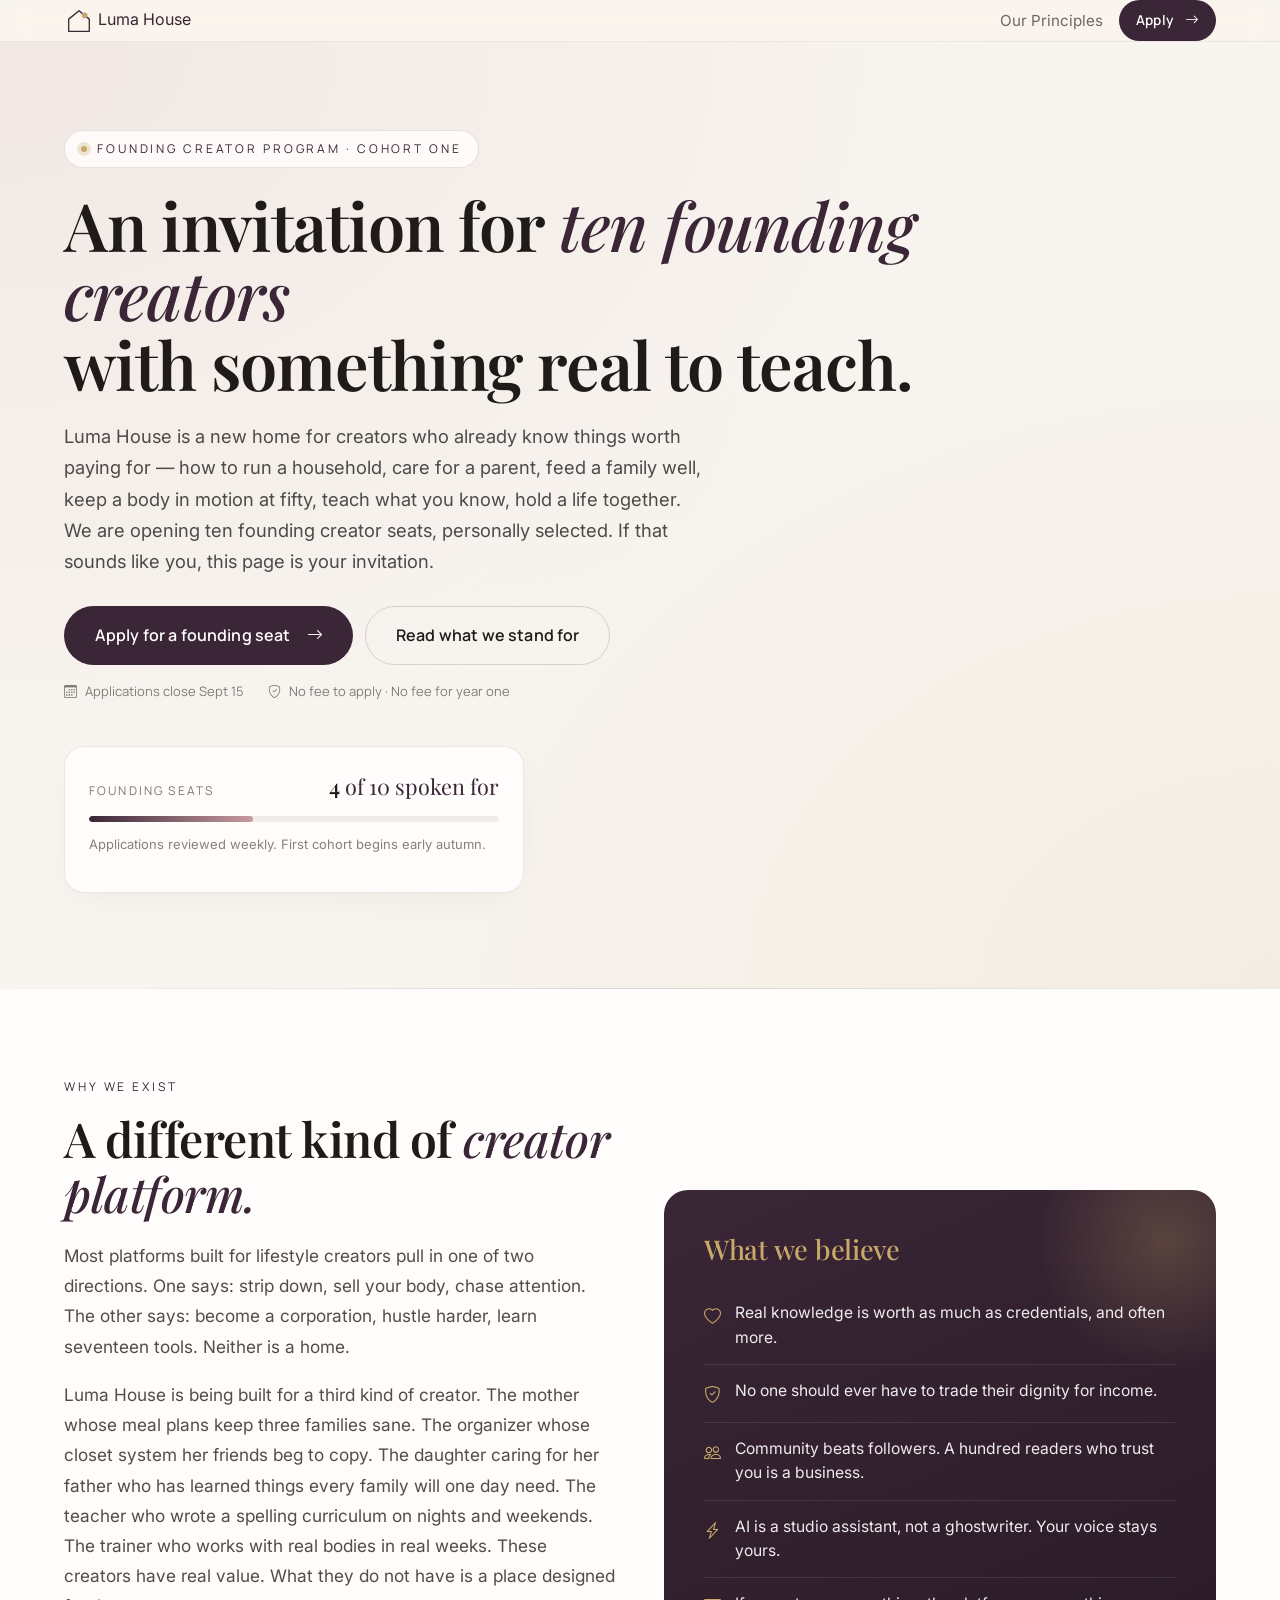
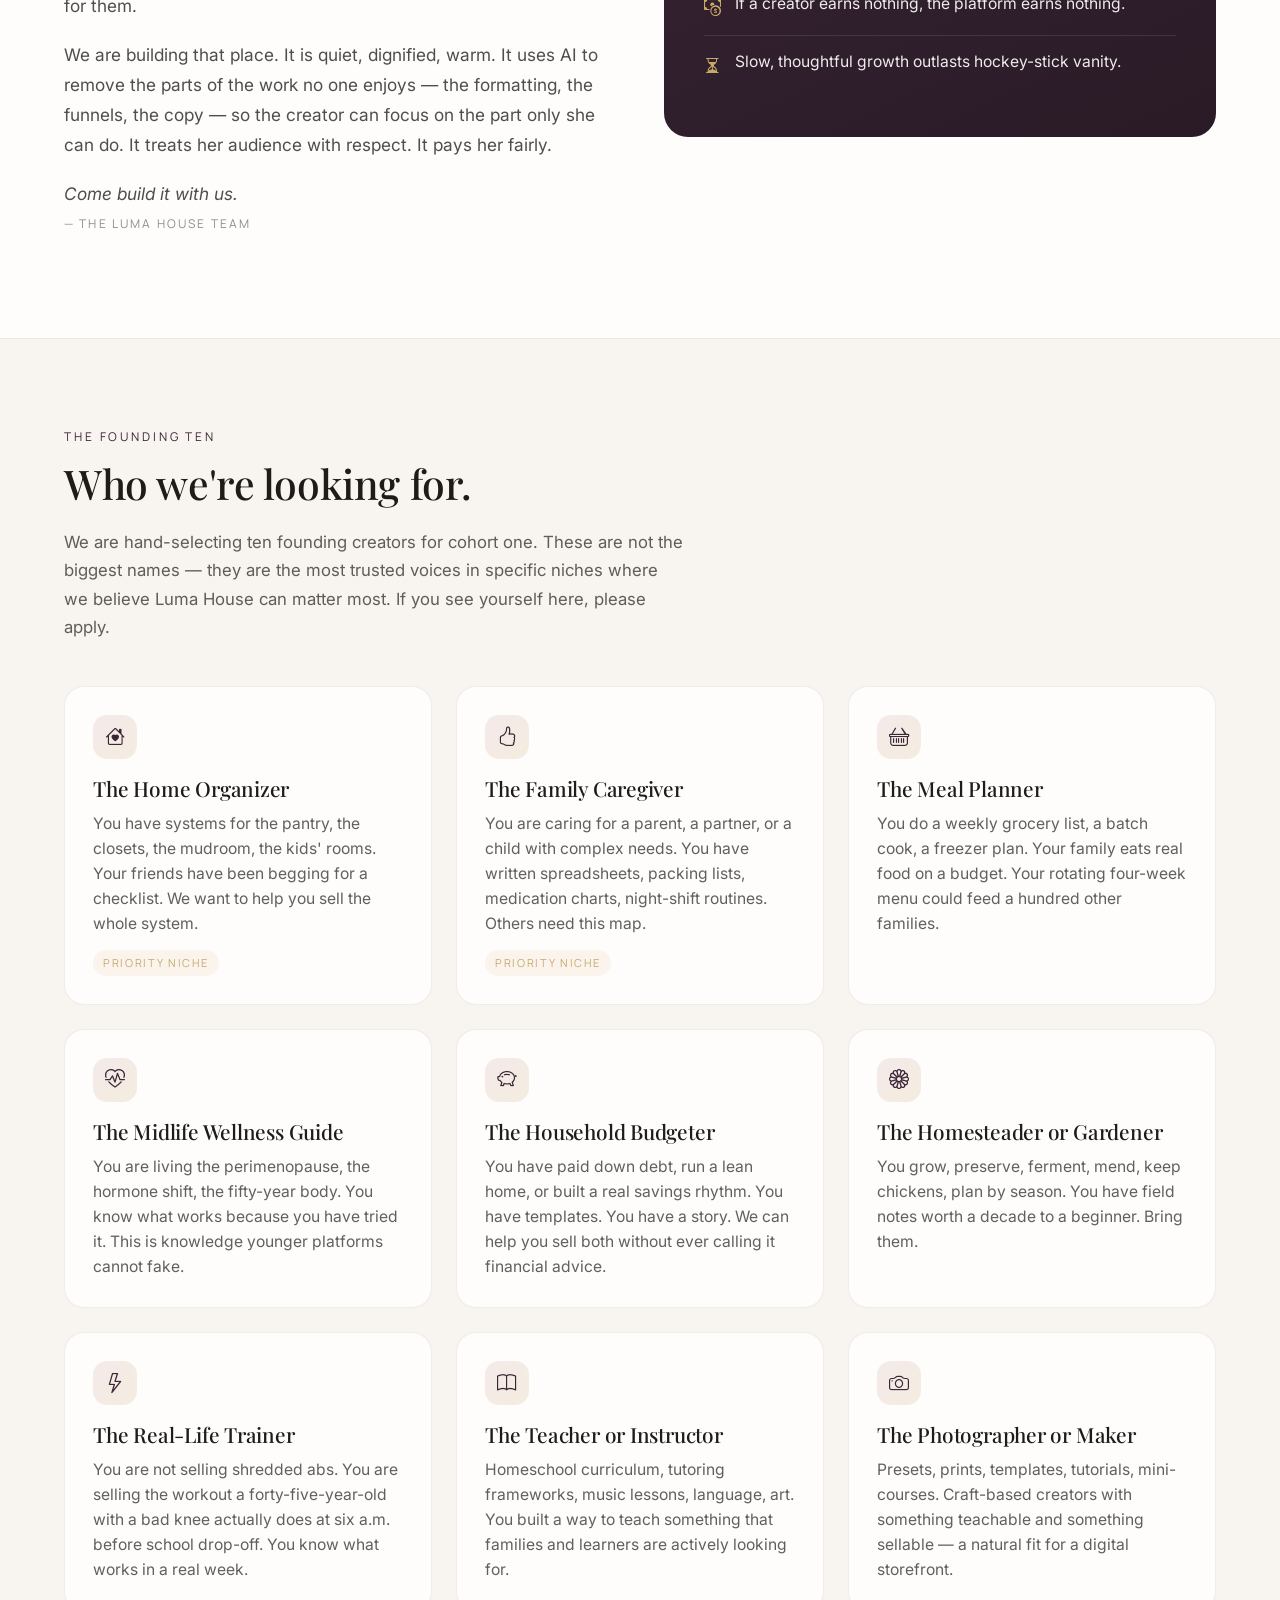
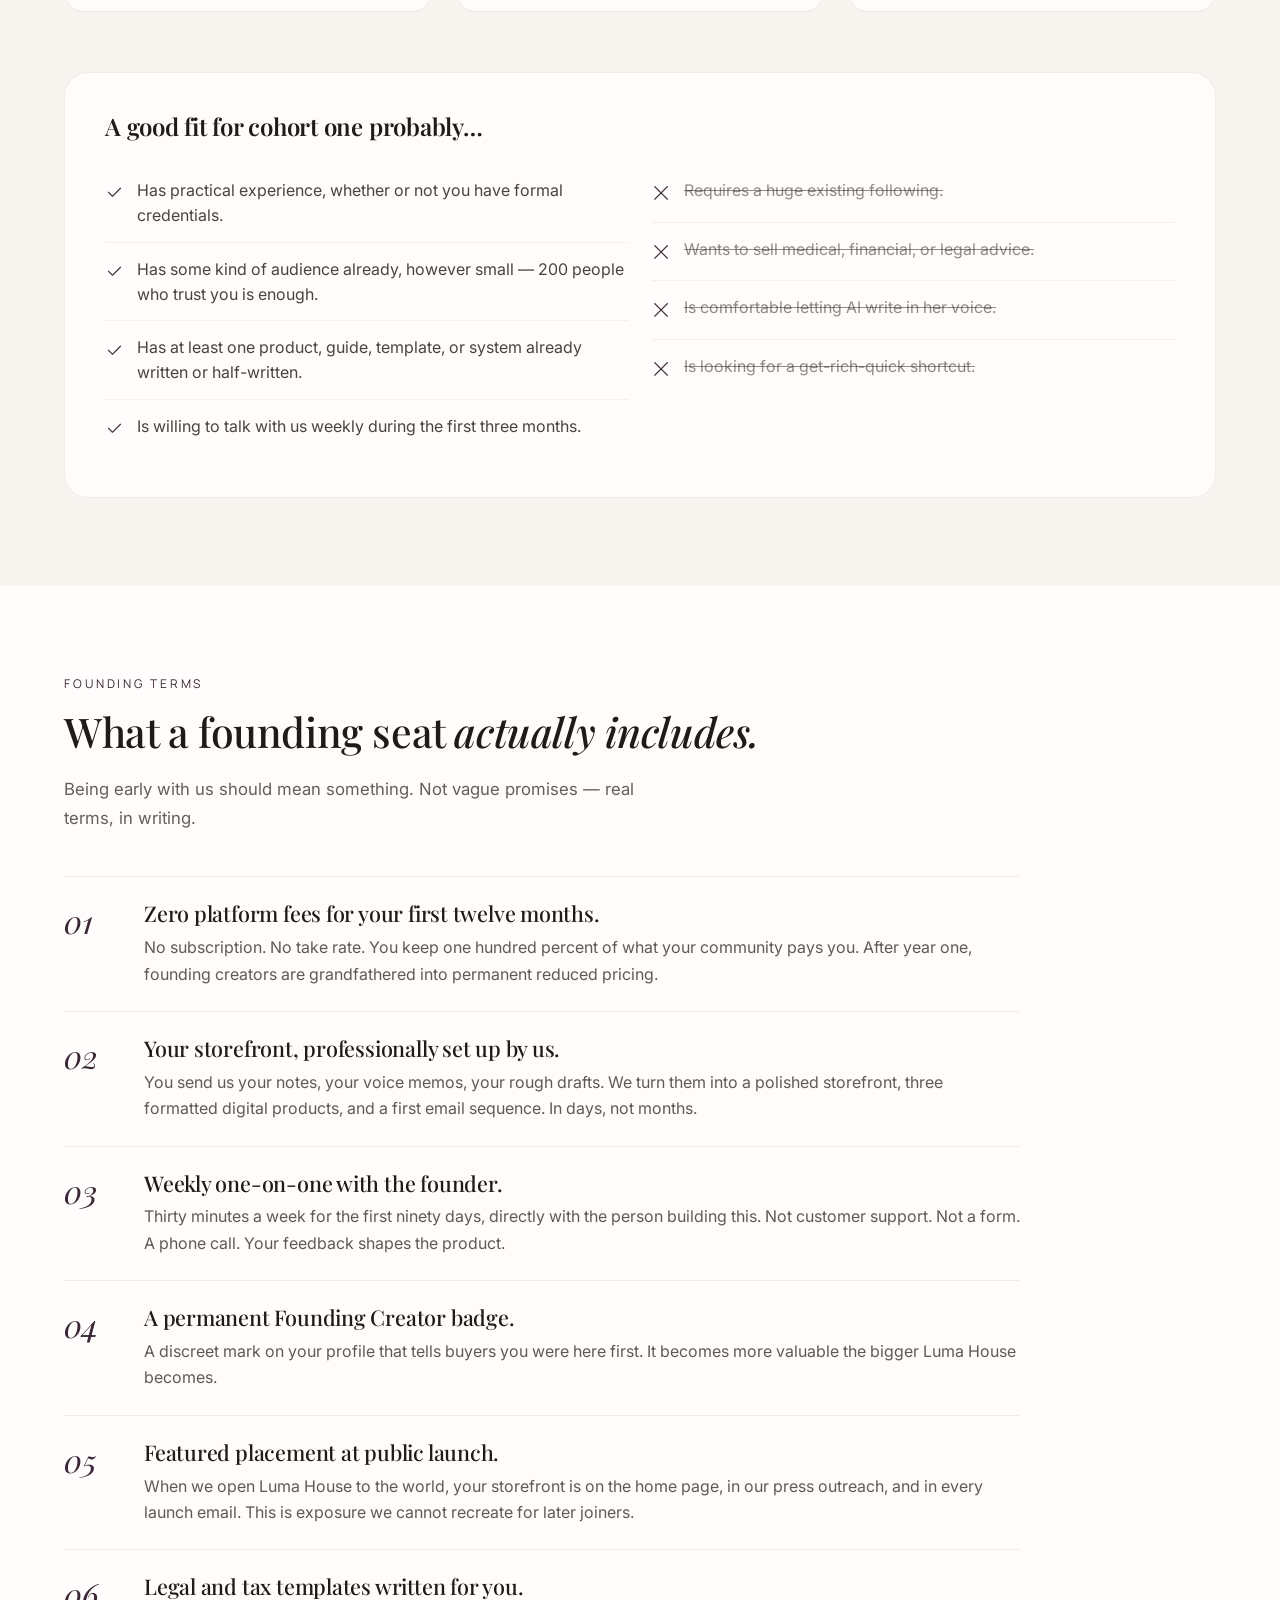
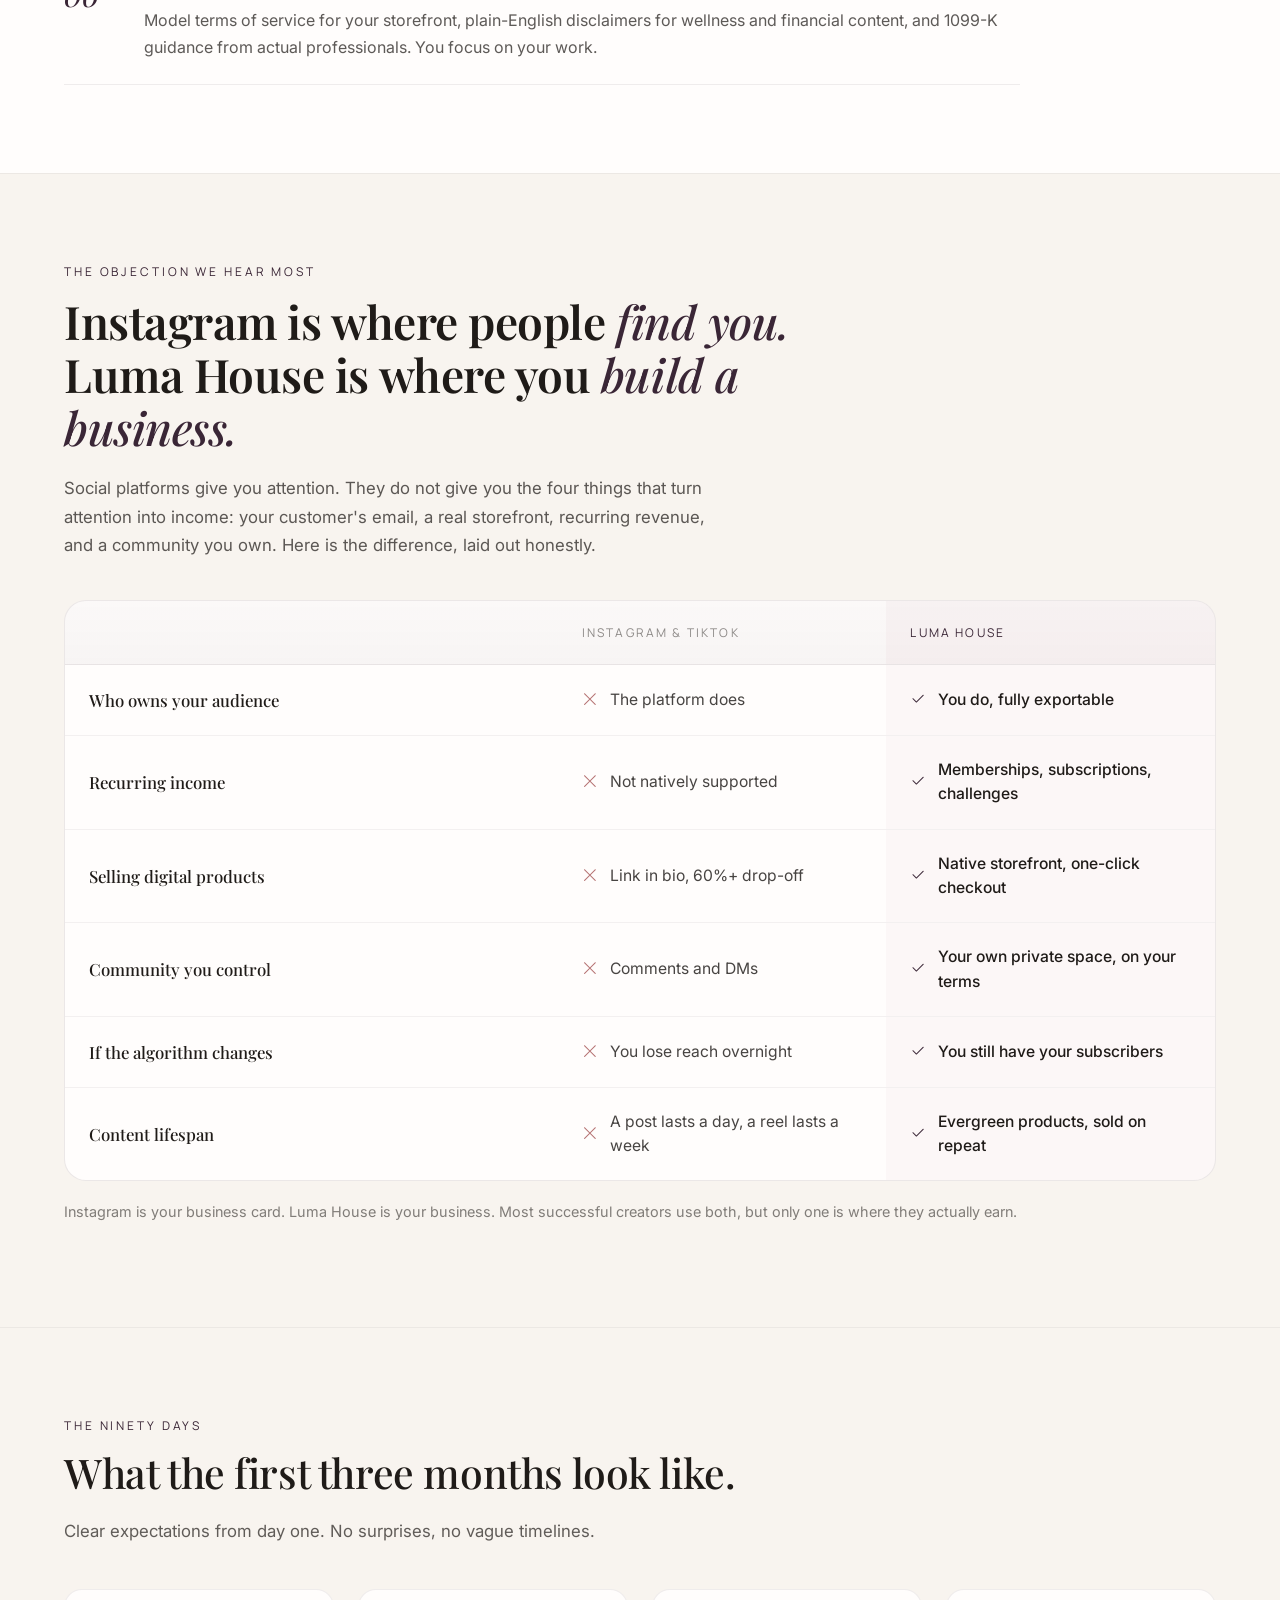
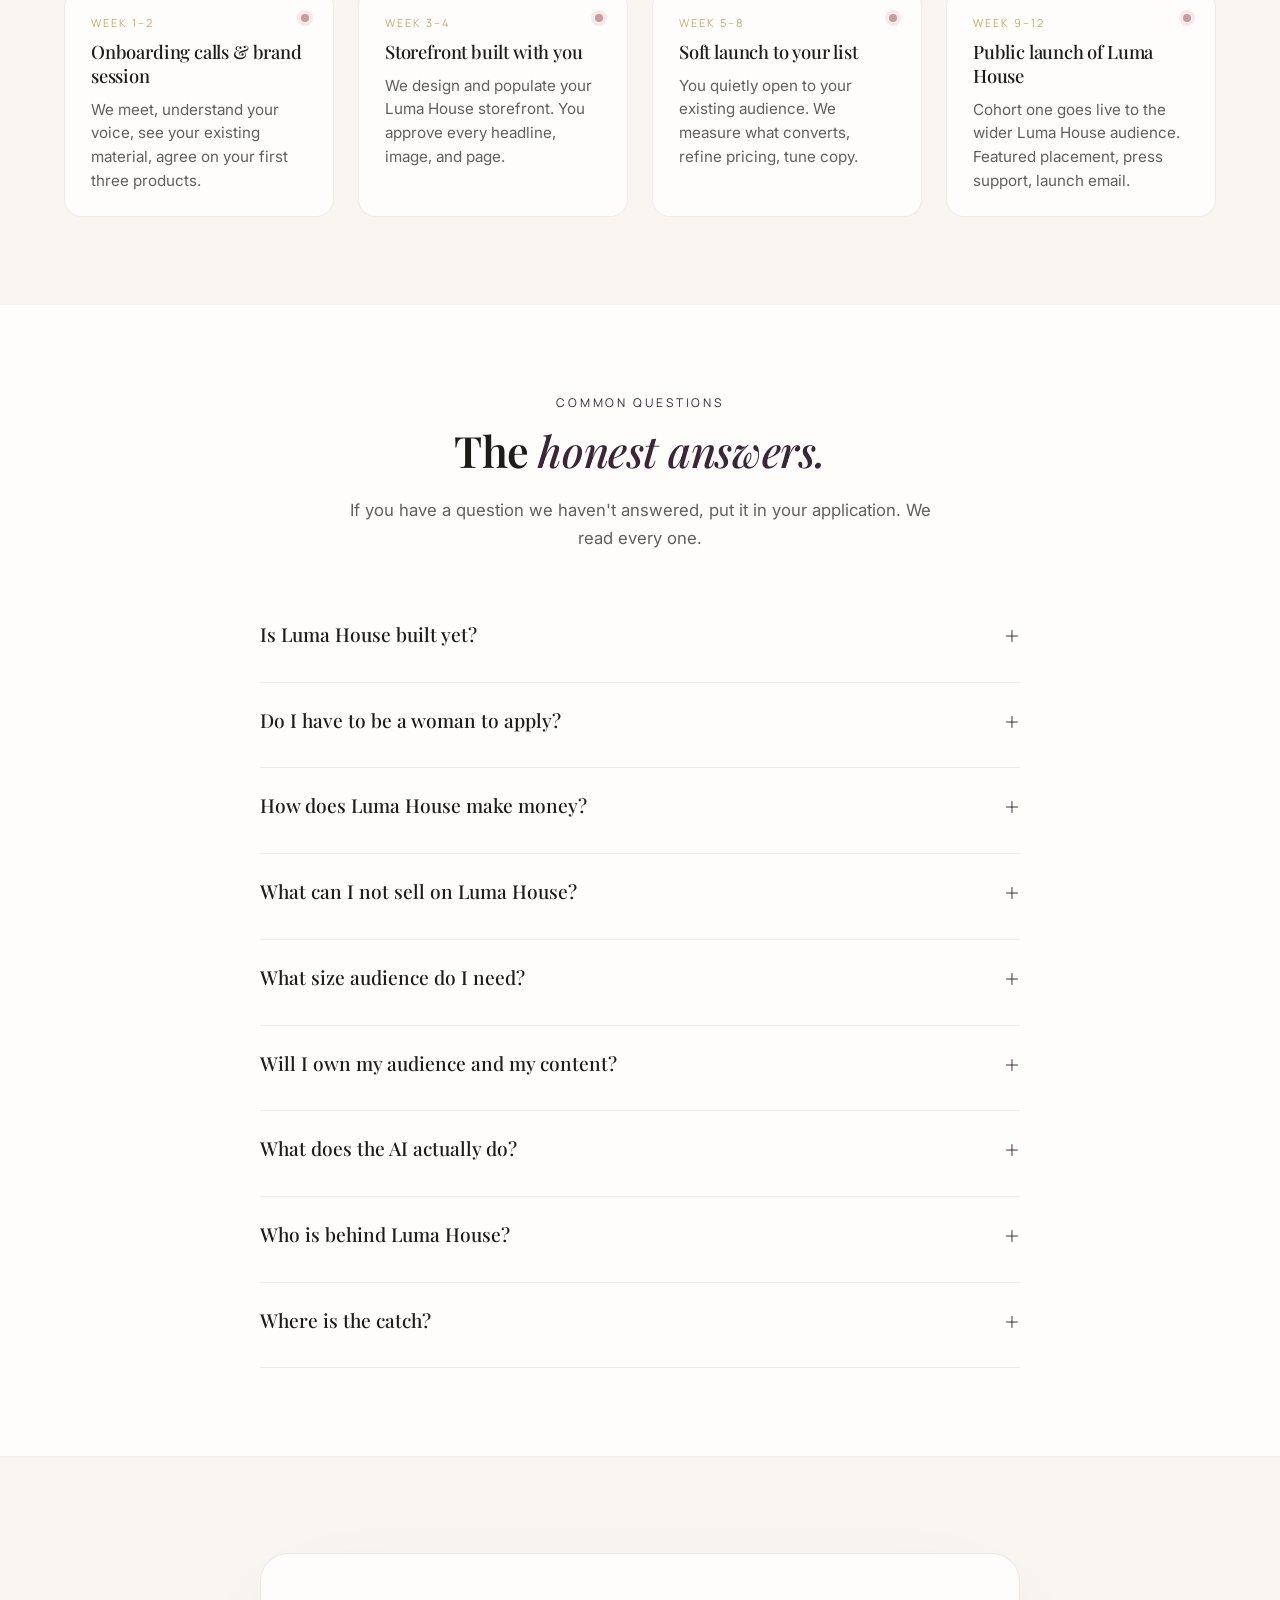
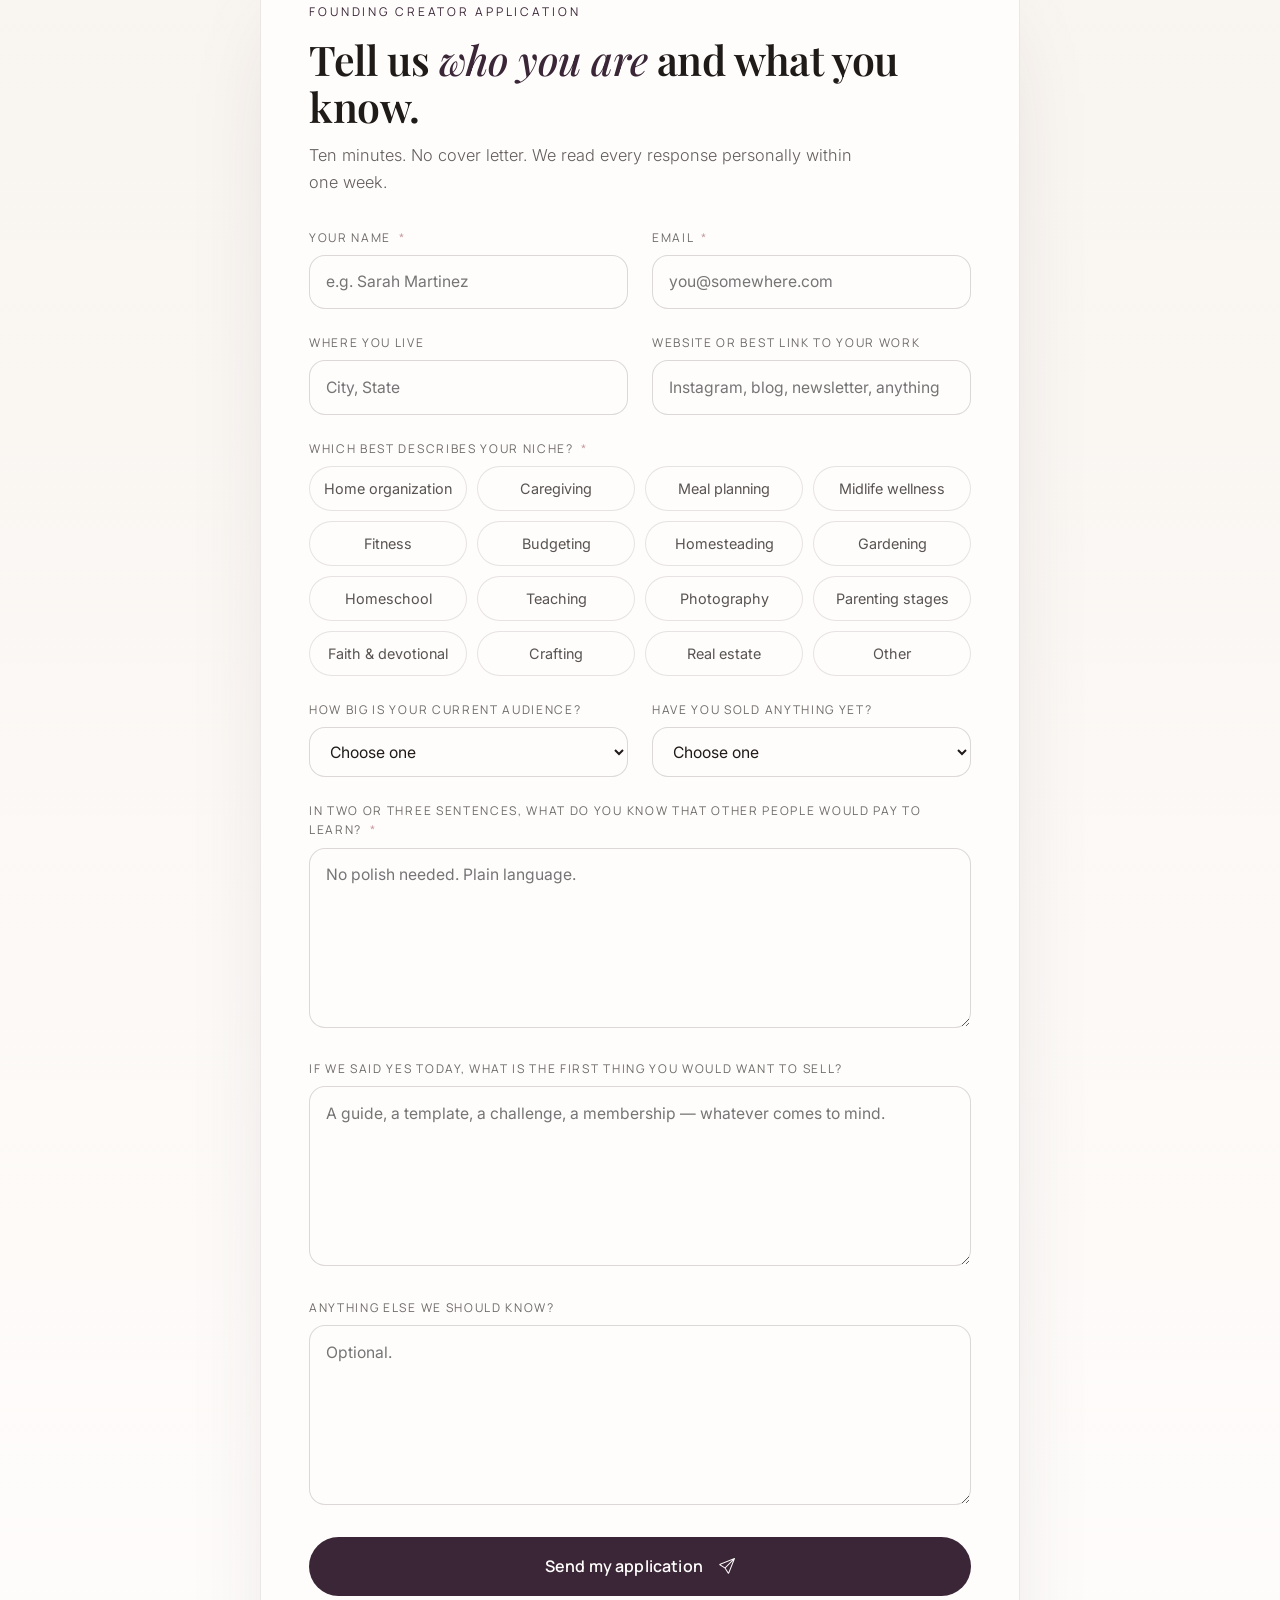
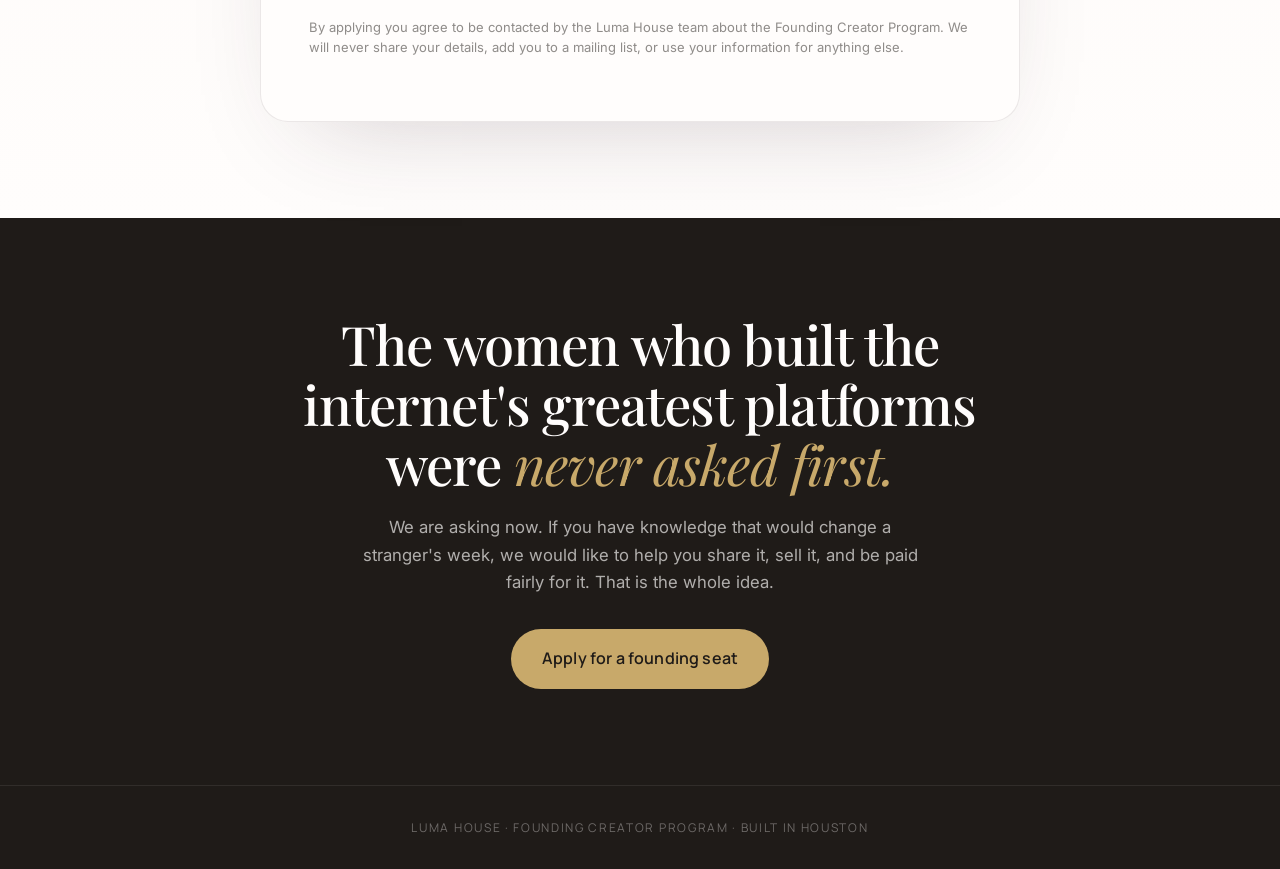
<file: beta.html>
<!doctype html>
<html lang="en" class="no-js">
<head>
  <script>document.documentElement.classList.remove("no-js");document.documentElement.classList.add("js");</script>
  <meta charset="utf-8" />
  <meta name="viewport" content="width=device-width, initial-scale=1" />
  <title>Luma House — Founding Creator Program</title>
  <meta name="description" content="An invitation for ten founding creators. Turn what you already know — home organization, caregiving, fitness, meal planning, teaching, real-life systems — into recurring income, with a team behind you." />

  <!-- Fonts -->
  <link rel="preconnect" href="https://fonts.googleapis.com" />
  <link rel="preconnect" href="https://fonts.gstatic.com" crossorigin />
  <link href="https://fonts.googleapis.com/css2?family=Playfair+Display:ital,wght@0,400;0,500;0,600;0,700;1,400;1,500&family=Inter:wght@300;400;500;600;700&family=Manrope:wght@400;500;600;700&display=swap" rel="stylesheet" />

  <!-- Bootstrap 5 + Icons -->
  <link href="https://cdn.jsdelivr.net/npm/bootstrap@5.3.3/dist/css/bootstrap.min.css" rel="stylesheet" />
  <link rel="stylesheet" href="https://cdn.jsdelivr.net/npm/bootstrap-icons@1.11.3/font/bootstrap-icons.css" />

  <!-- Global styles -->
  <link href="assets/css/styles.css" rel="stylesheet" />

  <!-- Favicon: house + moon -->
  <link rel="icon" type="image/svg+xml" href="[data-uri]" />

  <style>
    /* ============ BETA PAGE — SCOPED STYLES ============ */

    .beta-nav {
      background: transparent;
      border-bottom: 1px solid rgba(31, 27, 24, 0.06);
    }

    /* HERO — editorial, generous, no image needed */
    .beta-hero {
      background:
        radial-gradient(ellipse at top left, rgba(200, 155, 160, 0.14), transparent 55%),
        radial-gradient(ellipse at bottom right, rgba(200, 169, 106, 0.10), transparent 55%),
        var(--ivory);
      padding: 88px 0 96px;
      position: relative;
      overflow: hidden;
    }
    .beta-hero::after {
      content: "";
      position: absolute;
      inset: auto 0 0 0;
      height: 1px;
      background: linear-gradient(90deg, transparent, rgba(58, 38, 54, 0.15), transparent);
    }
    .beta-eyebrow {
      font-family: 'Manrope', sans-serif;
      font-size: 12px;
      letter-spacing: 0.24em;
      text-transform: uppercase;
      color: var(--plum);
      display: inline-flex;
      align-items: center;
      gap: 10px;
      padding: 8px 16px;
      background: rgba(255, 253, 252, 0.85);
      border: 1px solid rgba(58, 38, 54, 0.12);
      border-radius: 999px;
      backdrop-filter: blur(8px);
    }
    .beta-eyebrow .dot {
      width: 6px; height: 6px; border-radius: 999px;
      background: var(--gold);
      box-shadow: 0 0 0 4px rgba(200, 169, 106, 0.25);
    }
    .beta-hero h1 {
      font-family: 'Playfair Display', serif;
      font-weight: 600;
      color: var(--charcoal);
      font-size: clamp(2.4rem, 5.2vw, 4.4rem);
      line-height: 1.05;
      letter-spacing: -0.015em;
      margin: 22px 0 22px;
    }
    .beta-hero h1 em {
      font-style: italic;
      color: var(--plum);
      font-weight: 500;
    }
    .beta-lede {
      font-family: 'Inter', sans-serif;
      font-size: 1.15rem;
      line-height: 1.7;
      color: rgba(31, 27, 24, 0.78);
      max-width: 640px;
    }
    .beta-cta-row {
      display: flex;
      flex-wrap: wrap;
      gap: 12px;
      align-items: center;
      margin-top: 28px;
    }
    .beta-cta-meta {
      font-family: 'Manrope', sans-serif;
      font-size: 13px;
      color: rgba(31, 27, 24, 0.55);
      display: inline-flex;
      align-items: center;
      gap: 8px;
    }
    .beta-cta-meta .sep {
      width: 3px; height: 3px; border-radius: 999px;
      background: rgba(31, 27, 24, 0.28);
      display: inline-block;
    }

    /* SEATS METER — visual scarcity */
    .seats {
      margin-top: 44px;
      background: var(--warm-white);
      border: 1px solid rgba(58, 38, 54, 0.10);
      border-radius: 20px;
      padding: 22px 24px;
      max-width: 460px;
      box-shadow: 0 10px 40px -20px rgba(58, 38, 54, 0.12);
    }
    .seats-head {
      display: flex;
      justify-content: space-between;
      align-items: baseline;
      margin-bottom: 12px;
      gap: 12px;
      flex-wrap: wrap;
    }
    .seats-count { white-space: nowrap; }
    .seats-label {
      font-family: 'Manrope', sans-serif;
      font-size: 12px;
      letter-spacing: 0.18em;
      text-transform: uppercase;
      color: rgba(31, 27, 24, 0.6);
    }
    .seats-count {
      font-family: 'Playfair Display', serif;
      font-size: 1.35rem;
      color: var(--plum);
    }
    .seats-count strong { color: var(--charcoal); font-weight: 600; }
    .seats-bar {
      height: 6px;
      border-radius: 999px;
      background: rgba(58, 38, 54, 0.08);
      overflow: hidden;
      position: relative;
    }
    .seats-bar > span {
      position: absolute;
      inset: 0 auto 0 0;
      width: 40%;
      background: linear-gradient(90deg, var(--plum), var(--rose));
      border-radius: 999px;
    }
    .seats-note {
      font-family: 'Inter', sans-serif;
      font-size: 13px;
      color: rgba(31, 27, 24, 0.55);
      margin-top: 12px;
    }

    /* MANIFESTO BLOCK — the values, in plain english */
    .beta-manifesto {
      padding: 88px 0;
      background: var(--warm-white);
    }
    .beta-manifesto h2 {
      font-family: 'Playfair Display', serif;
      font-weight: 600;
      font-size: clamp(2rem, 3.8vw, 3rem);
      color: var(--charcoal);
      letter-spacing: -0.01em;
      line-height: 1.15;
      margin-bottom: 20px;
    }
    .beta-manifesto h2 em {
      font-style: italic;
      color: var(--plum);
      font-weight: 500;
    }
    .beta-manifesto p {
      font-family: 'Inter', sans-serif;
      font-size: 1.08rem;
      line-height: 1.75;
      color: rgba(31, 27, 24, 0.78);
    }
    .beta-manifesto p + p { margin-top: 18px; }
    .beta-signature {
      font-family: 'Playfair Display', serif;
      font-style: italic;
      color: var(--plum);
      margin-top: 26px;
      font-size: 1.15rem;
    }
    .beta-signature small {
      display: block;
      font-family: 'Manrope', sans-serif;
      font-style: normal;
      font-size: 12px;
      letter-spacing: 0.18em;
      text-transform: uppercase;
      color: rgba(31, 27, 24, 0.5);
      margin-top: 4px;
    }
    .manifesto-card {
      background: linear-gradient(155deg, var(--plum) 0%, #2a1a26 100%);
      border-radius: 24px;
      padding: 44px 40px;
      color: rgba(255, 253, 252, 0.92);
      position: relative;
      overflow: hidden;
    }
    .manifesto-card::before {
      content: "";
      position: absolute;
      top: -80px; right: -80px;
      width: 260px; height: 260px;
      background: radial-gradient(circle, rgba(200, 169, 106, 0.25), transparent 70%);
      border-radius: 50%;
    }
    .manifesto-card h3 {
      font-family: 'Playfair Display', serif;
      font-weight: 500;
      font-size: 1.7rem;
      color: var(--gold);
      margin-bottom: 22px;
      position: relative;
    }
    .manifesto-card ul {
      list-style: none;
      padding: 0;
      margin: 0;
      position: relative;
    }
    .manifesto-card ul li {
      padding: 14px 0;
      border-bottom: 1px solid rgba(255, 253, 252, 0.1);
      display: flex;
      align-items: flex-start;
      gap: 14px;
      font-family: 'Inter', sans-serif;
      font-size: 0.98rem;
      line-height: 1.55;
    }
    .manifesto-card ul li:last-child { border-bottom: none; }
    .manifesto-card ul li i {
      color: var(--gold);
      font-size: 1.05rem;
      margin-top: 3px;
      flex-shrink: 0;
    }

    /* WHO WE'RE LOOKING FOR */
    .beta-who {
      padding: 88px 0;
      background: var(--ivory);
      border-top: 1px solid rgba(58, 38, 54, 0.06);
    }
    .section-eyebrow {
      font-family: 'Manrope', sans-serif;
      font-size: 12px;
      letter-spacing: 0.24em;
      text-transform: uppercase;
      color: var(--plum);
      margin-bottom: 14px;
    }
    .section-title {
      font-family: 'Playfair Display', serif;
      font-weight: 600;
      font-size: clamp(1.9rem, 3.4vw, 2.7rem);
      color: var(--charcoal);
      letter-spacing: -0.01em;
      line-height: 1.15;
      margin-bottom: 20px;
    }
    .section-title em { font-style: italic; color: var(--plum); font-weight: 500; }
    .section-sub {
      font-family: 'Inter', sans-serif;
      color: rgba(31, 27, 24, 0.7);
      font-size: 1.05rem;
      line-height: 1.7;
      max-width: 620px;
      margin-bottom: 44px;
    }

    .persona {
      background: var(--warm-white);
      border: 1px solid rgba(58, 38, 54, 0.08);
      border-radius: 20px;
      padding: 28px;
      height: 100%;
      transition: transform 0.35s cubic-bezier(.2,.7,.2,1), box-shadow 0.35s;
      position: relative;
      overflow: hidden;
    }
    .persona:hover {
      transform: translateY(-4px);
      box-shadow: 0 24px 60px -30px rgba(58, 38, 54, 0.22);
    }
    .persona-icon {
      width: 44px; height: 44px;
      border-radius: 14px;
      background: linear-gradient(135deg, rgba(200, 155, 160, 0.20), rgba(200, 169, 106, 0.20));
      display: flex; align-items: center; justify-content: center;
      margin-bottom: 18px;
    }
    .persona-icon i {
      color: var(--plum);
      font-size: 1.25rem;
    }
    .persona h4 {
      font-family: 'Playfair Display', serif;
      font-weight: 500;
      color: var(--charcoal);
      font-size: 1.3rem;
      margin-bottom: 10px;
    }
    .persona p {
      font-family: 'Inter', sans-serif;
      color: rgba(31, 27, 24, 0.7);
      font-size: 0.98rem;
      line-height: 1.6;
      margin: 0;
    }
    .persona-tag {
      display: inline-block;
      margin-top: 14px;
      font-family: 'Manrope', sans-serif;
      font-size: 11px;
      letter-spacing: 0.15em;
      text-transform: uppercase;
      color: var(--gold);
      background: rgba(200, 169, 106, 0.10);
      padding: 4px 10px;
      border-radius: 999px;
    }

    .fit-checklist {
      margin-top: 60px;
      background: var(--warm-white);
      border: 1px solid rgba(58, 38, 54, 0.08);
      border-radius: 24px;
      padding: 40px;
    }
    .fit-checklist h3 {
      font-family: 'Playfair Display', serif;
      font-weight: 600;
      font-size: 1.5rem;
      color: var(--charcoal);
      margin-bottom: 24px;
    }
    .fit-list {
      list-style: none;
      padding: 0;
      margin: 0;
    }
    .fit-list li {
      display: flex;
      align-items: flex-start;
      gap: 14px;
      padding: 14px 0;
      border-bottom: 1px solid rgba(58, 38, 54, 0.06);
      font-family: 'Inter', sans-serif;
      color: rgba(31, 27, 24, 0.82);
      font-size: 1rem;
      line-height: 1.55;
    }
    .fit-list li:last-child { border-bottom: none; }
    .fit-list li i {
      color: var(--plum);
      font-size: 1.15rem;
      margin-top: 1px;
      flex-shrink: 0;
    }
    .fit-not { color: rgba(31, 27, 24, 0.5); text-decoration: line-through; }

    /* WHAT YOU GET */
    .beta-benefits {
      padding: 88px 0;
      background: var(--warm-white);
    }
    .benefit {
      display: flex;
      gap: 20px;
      padding: 24px 0;
      border-top: 1px solid rgba(58, 38, 54, 0.08);
    }
    .benefit:last-child { border-bottom: 1px solid rgba(58, 38, 54, 0.08); }
    .benefit-num {
      font-family: 'Playfair Display', serif;
      font-style: italic;
      font-size: 2rem;
      color: var(--plum);
      line-height: 1;
      width: 60px;
      flex-shrink: 0;
      padding-top: 4px;
    }
    .benefit-body h4 {
      font-family: 'Playfair Display', serif;
      font-weight: 500;
      color: var(--charcoal);
      font-size: 1.35rem;
      margin-bottom: 8px;
    }
    .benefit-body p {
      font-family: 'Inter', sans-serif;
      color: rgba(31, 27, 24, 0.72);
      line-height: 1.65;
      margin: 0;
      font-size: 1rem;
    }

    /* TIMELINE */
    .beta-timeline {
      padding: 88px 0;
      background: var(--ivory);
      border-top: 1px solid rgba(58, 38, 54, 0.06);
    }
    .tl-item {
      background: var(--warm-white);
      border: 1px solid rgba(58, 38, 54, 0.08);
      border-radius: 18px;
      padding: 24px 26px;
      height: 100%;
      position: relative;
    }
    .tl-week {
      font-family: 'Manrope', sans-serif;
      font-size: 11px;
      letter-spacing: 0.18em;
      text-transform: uppercase;
      color: var(--gold);
      margin-bottom: 8px;
    }
    .tl-item h4 {
      font-family: 'Playfair Display', serif;
      font-weight: 500;
      font-size: 1.15rem;
      color: var(--charcoal);
      margin-bottom: 10px;
      line-height: 1.3;
    }
    .tl-item p {
      font-family: 'Inter', sans-serif;
      font-size: 0.95rem;
      color: rgba(31, 27, 24, 0.7);
      line-height: 1.55;
      margin: 0;
    }
    .tl-dot {
      position: absolute;
      top: 24px; right: 24px;
      width: 8px; height: 8px;
      border-radius: 999px;
      background: var(--rose);
      box-shadow: 0 0 0 4px rgba(200, 155, 160, 0.20);
    }

    /* FAQ */
    .beta-faq {
      padding: 88px 0;
      background: var(--warm-white);
    }
    .faq-item {
      border-bottom: 1px solid rgba(58, 38, 54, 0.08);
      padding: 22px 0;
    }
    .faq-item:first-child { border-top: 1px solid rgba(58, 38, 54, 0.08); }
    .faq-q {
      font-family: 'Playfair Display', serif;
      font-weight: 500;
      color: var(--charcoal);
      font-size: 1.2rem;
      margin-bottom: 10px;
      display: flex;
      justify-content: space-between;
      align-items: baseline;
      gap: 24px;
      cursor: pointer;
    }
    .faq-q i {
      color: var(--plum);
      font-size: 1rem;
      transition: transform 0.3s;
      flex-shrink: 0;
    }
    .faq-item[open] .faq-q i { transform: rotate(45deg); }
    .faq-a {
      font-family: 'Inter', sans-serif;
      color: rgba(31, 27, 24, 0.72);
      line-height: 1.7;
      font-size: 1rem;
      padding-right: 28px;
    }
    /* Native details/summary reset */
    details.faq-item summary { list-style: none; }
    details.faq-item summary::-webkit-details-marker { display: none; }

    /* APPLICATION FORM */
    .beta-apply {
      padding: 96px 0;
      background: linear-gradient(180deg, var(--ivory) 0%, var(--warm-white) 100%);
      border-top: 1px solid rgba(58, 38, 54, 0.06);
    }
    .apply-card {
      background: var(--warm-white);
      border: 1px solid rgba(58, 38, 54, 0.10);
      border-radius: 28px;
      padding: 48px;
      box-shadow: 0 40px 100px -50px rgba(58, 38, 54, 0.25);
    }
    .apply-card h2 {
      font-family: 'Playfair Display', serif;
      font-weight: 600;
      font-size: clamp(1.9rem, 3.2vw, 2.6rem);
      color: var(--charcoal);
      letter-spacing: -0.01em;
      line-height: 1.15;
      margin-bottom: 12px;
    }
    .apply-card h2 em { font-style: italic; color: var(--plum); font-weight: 500; }
    .apply-card > p.lead {
      font-family: 'Inter', sans-serif;
      color: rgba(31, 27, 24, 0.7);
      font-size: 1.02rem;
      line-height: 1.65;
      margin-bottom: 32px;
    }
    .form-label-lh {
      font-family: 'Manrope', sans-serif;
      font-size: 12px;
      letter-spacing: 0.14em;
      text-transform: uppercase;
      color: rgba(31, 27, 24, 0.65);
      margin-bottom: 8px;
      display: block;
    }
    .form-label-lh .req { color: var(--rose); margin-left: 4px; }

    .niche-grid {
      display: grid;
      grid-template-columns: repeat(auto-fill, minmax(140px, 1fr));
      gap: 10px;
    }
    .niche-chip {
      background: var(--warm-white);
      border: 1px solid rgba(58, 38, 54, 0.12);
      border-radius: 999px;
      padding: 10px 14px;
      font-family: 'Inter', sans-serif;
      font-size: 0.9rem;
      color: rgba(31, 27, 24, 0.75);
      cursor: pointer;
      transition: all 0.2s;
      text-align: center;
      user-select: none;
    }
    .niche-chip:hover {
      border-color: var(--plum);
      color: var(--plum);
    }
    .niche-chip.selected {
      background: var(--plum);
      border-color: var(--plum);
      color: var(--warm-white);
    }

    .footnote {
      font-family: 'Inter', sans-serif;
      font-size: 13px;
      color: rgba(31, 27, 24, 0.5);
      line-height: 1.5;
      margin-top: 22px;
    }

    /* CLOSING */
    .beta-close {
      padding: 96px 0;
      background: var(--charcoal);
      color: rgba(255, 253, 252, 0.9);
      text-align: center;
    }
    .beta-close h2 {
      font-family: 'Playfair Display', serif;
      font-weight: 500;
      font-size: clamp(2rem, 4.5vw, 3.4rem);
      line-height: 1.1;
      letter-spacing: -0.015em;
      color: var(--warm-white);
      margin-bottom: 20px;
      max-width: 780px;
      margin-left: auto;
      margin-right: auto;
    }
    .beta-close h2 em {
      font-style: italic;
      color: var(--gold);
      font-weight: 400;
    }
    .beta-close p {
      font-family: 'Inter', sans-serif;
      color: rgba(255, 253, 252, 0.65);
      font-size: 1.05rem;
      line-height: 1.65;
      max-width: 560px;
      margin: 0 auto 32px;
    }

    /* MINI FOOTER */
    .beta-footer {
      padding: 32px 0;
      background: var(--charcoal);
      border-top: 1px solid rgba(255, 253, 252, 0.08);
      text-align: center;
    }
    .beta-footer p {
      font-family: 'Manrope', sans-serif;
      font-size: 12px;
      letter-spacing: 0.14em;
      text-transform: uppercase;
      color: rgba(255, 253, 252, 0.35);
      margin: 0;
    }

    /* Toast override — bottom center, elegant */
    .beta-success {
      position: fixed;
      bottom: 30px;
      left: 50%;
      transform: translateX(-50%) translateY(20px);
      background: var(--charcoal);
      color: var(--warm-white);
      padding: 16px 24px;
      border-radius: 999px;
      font-family: 'Manrope', sans-serif;
      font-size: 0.92rem;
      box-shadow: 0 20px 60px -20px rgba(0, 0, 0, 0.4);
      z-index: 999;
      opacity: 0;
      pointer-events: none;
      transition: opacity 0.4s, transform 0.4s;
      display: flex;
      align-items: center;
      gap: 10px;
    }
    .beta-success.show {
      opacity: 1;
      transform: translateX(-50%) translateY(0);
    }
    .beta-success i {
      color: var(--gold);
    }

    @media (max-width: 767.98px) {
      .beta-hero { padding: 60px 0 72px; }
      .apply-card { padding: 32px 24px; }
      .manifesto-card { padding: 32px 26px; }
      .fit-checklist { padding: 28px 24px; }
      .benefit-num { font-size: 1.6rem; width: 44px; }
    }

    /* ============ WHY NOT INSTAGRAM (reusable) ============ */
    .beta-why {
      padding: 88px 0;
      background: var(--ivory);
      border-top: 1px solid rgba(58, 38, 54, 0.06);
    }
    .why-headline {
      font-family: 'Playfair Display', serif;
      font-weight: 600;
      font-size: clamp(1.9rem, 3.6vw, 2.9rem);
      line-height: 1.15;
      letter-spacing: -0.01em;
      color: var(--charcoal);
      margin-bottom: 20px;
    }
    .why-headline em { font-style: italic; color: var(--plum); font-weight: 500; }
    .why-sub {
      font-family: 'Inter', sans-serif;
      color: rgba(31, 27, 24, 0.72);
      line-height: 1.7;
      font-size: 1.05rem;
      max-width: 660px;
      margin-bottom: 40px;
    }
    .compare {
      background: var(--warm-white);
      border: 1px solid rgba(58, 38, 54, 0.10);
      border-radius: 22px;
      overflow: hidden;
    }
    .compare-head {
      display: grid;
      grid-template-columns: 1.5fr 1fr 1fr;
      background: linear-gradient(180deg, rgba(58,38,54,0.02), rgba(58,38,54,0.04));
      border-bottom: 1px solid rgba(58, 38, 54, 0.10);
    }
    .compare-head > div {
      padding: 22px 24px;
      font-family: 'Manrope', sans-serif;
      font-size: 12px;
      letter-spacing: 0.18em;
      text-transform: uppercase;
      color: rgba(31, 27, 24, 0.5);
    }
    .compare-head > div.lumina {
      color: var(--plum);
      background: rgba(200, 155, 160, 0.08);
    }
    .compare-row {
      display: grid;
      grid-template-columns: 1.5fr 1fr 1fr;
      border-bottom: 1px solid rgba(58, 38, 54, 0.06);
    }
    .compare-row:last-child { border-bottom: none; }
    .compare-row > div {
      padding: 22px 24px;
      font-family: 'Inter', sans-serif;
      font-size: 0.98rem;
      line-height: 1.55;
      color: rgba(31, 27, 24, 0.82);
      display: flex;
      align-items: center;
      gap: 12px;
    }
    .compare-row > div.lumina {
      background: rgba(200, 155, 160, 0.06);
      color: var(--charcoal);
      font-weight: 500;
    }
    .compare-row .rowlabel {
      font-family: 'Playfair Display', serif;
      font-size: 1.05rem;
      color: var(--charcoal);
      font-weight: 500;
    }
    .compare-row .x { color: #B47070; }
    .compare-row .v { color: var(--plum); }
    .compare-note {
      font-family: 'Inter', sans-serif;
      font-size: 0.9rem;
      color: rgba(31, 27, 24, 0.55);
      margin-top: 20px;
      line-height: 1.5;
    }
    @media (max-width: 767.98px) {
      .compare-head, .compare-row { grid-template-columns: 1.4fr 1fr; }
      .compare-head > div:nth-child(2),
      .compare-row > div:nth-child(2) { display: none; }
    }
  </style>
</head>
<body>

  <!-- ===================== NAV ===================== -->
  <nav class="lh-nav beta-nav">
    <div class="container-lh d-flex justify-content-between align-items-center">
      <a class="lh-brand" href="index.html">
        <svg viewBox="0 0 32 32" width="30" height="30" aria-hidden="true"><path class="lh-logo__house" d="M5 14 L16 5 L27 14 L27 27 L5 27 Z" fill="none" stroke="#3A2636" stroke-width="1.8" stroke-linejoin="round"/><circle class="lh-logo__moon" cx="22" cy="10" r="3" fill="#C8A96A"/></svg>
        <span>Luma House</span>
      </a>
      <div class="d-flex align-items-center gap-3">
        <a href="principles.html" class="d-none d-md-inline" style="font-family: Inter, sans-serif; font-size: 0.95rem; color: rgba(31,27,24,0.65); text-decoration: none;">Our Principles</a>
        <a href="#apply" class="btn-lh btn-lh--primary btn-lh--sm">
          Apply <i class="bi bi-arrow-right ms-1"></i>
        </a>
      </div>
    </div>
  </nav>

  <!-- ===================== HERO ===================== -->
  <header class="beta-hero">
    <div class="container-lh">
      <div class="row align-items-center">
        <div class="col-lg-10 col-xl-9">
          <span class="beta-eyebrow"><span class="dot"></span> Founding Creator Program · Cohort One</span>
          <h1>
            An invitation for <em>ten founding creators</em><br />
            with something real to teach.
          </h1>
          <p class="beta-lede">
            Luma House is a new home for creators who already know things worth paying for — how to run a household, care for a parent, feed a family well, keep a body in motion at fifty, teach what you know, hold a life together. We are opening ten founding creator seats, personally selected. If that sounds like you, this page is your invitation.
          </p>

          <div class="beta-cta-row">
            <a href="#apply" class="btn-lh btn-lh--primary btn-lh--lg">
              Apply for a founding seat <i class="bi bi-arrow-right ms-2"></i>
            </a>
            <a href="#manifesto" class="btn-lh btn-lh--ghost btn-lh--lg">
              Read what we stand for
            </a>
          </div>

          <div class="beta-cta-row mt-3">
            <span class="beta-cta-meta">
              <i class="bi bi-calendar3"></i> Applications close Sept 15
            </span>
            <span class="sep"></span>
            <span class="beta-cta-meta">
              <i class="bi bi-shield-check"></i> No fee to apply · No fee for year one
            </span>
          </div>

          <!-- Seats visualization -->
          <div class="seats">
            <div class="seats-head">
              <span class="seats-label">Founding Seats</span>
              <span class="seats-count"><strong>4</strong> of 10 spoken for</span>
            </div>
            <div class="seats-bar"><span></span></div>
            <p class="seats-note">Applications reviewed weekly. First cohort begins early autumn.</p>
          </div>
        </div>
      </div>
    </div>
  </header>

  <!-- ===================== MANIFESTO ===================== -->
  <section class="beta-manifesto" id="manifesto">
    <div class="container-lh">
      <div class="row g-5 align-items-center">
        <div class="col-lg-6">
          <div class="section-eyebrow">Why We Exist</div>
          <h2>A different kind of <em>creator platform.</em></h2>
          <p>
            Most platforms built for lifestyle creators pull in one of two directions. One says: strip down, sell your body, chase attention. The other says: become a corporation, hustle harder, learn seventeen tools. Neither is a home.
          </p>
          <p>
            Luma House is being built for a third kind of creator. The mother whose meal plans keep three families sane. The organizer whose closet system her friends beg to copy. The daughter caring for her father who has learned things every family will one day need. The teacher who wrote a spelling curriculum on nights and weekends. The trainer who works with real bodies in real weeks. These creators have real value. What they do not have is a place designed for them.
          </p>
          <p>
            We are building that place. It is quiet, dignified, warm. It uses AI to remove the parts of the work no one enjoys — the formatting, the funnels, the copy — so the creator can focus on the part only she can do. It treats her audience with respect. It pays her fairly.
          </p>
          <p class="beta-signature">
            Come build it with us.
            <small>— The Luma House team</small>
          </p>
        </div>
        <div class="col-lg-6">
          <div class="manifesto-card">
            <h3>What we believe</h3>
            <ul>
              <li><i class="bi bi-heart"></i> Real knowledge is worth as much as credentials, and often more.</li>
              <li><i class="bi bi-shield-check"></i> No one should ever have to trade their dignity for income.</li>
              <li><i class="bi bi-people"></i> Community beats followers. A hundred readers who trust you is a business.</li>
              <li><i class="bi bi-lightning-charge"></i> AI is a studio assistant, not a ghostwriter. Your voice stays yours.</li>
              <li><i class="bi bi-cash-coin"></i> If a creator earns nothing, the platform earns nothing.</li>
              <li><i class="bi bi-hourglass-split"></i> Slow, thoughtful growth outlasts hockey-stick vanity.</li>
            </ul>
          </div>
        </div>
      </div>
    </div>
  </section>

  <!-- ===================== WHO WE'RE LOOKING FOR ===================== -->
  <section class="beta-who">
    <div class="container-lh">
      <div class="row">
        <div class="col-lg-8">
          <div class="section-eyebrow">The Founding Ten</div>
          <h2>Who we're looking for.</h2>
          <p class="section-sub">
            We are hand-selecting ten founding creators for cohort one. These are not the biggest names — they are the most trusted voices in specific niches where we believe Luma House can matter most. If you see yourself here, please apply.
          </p>
        </div>
      </div>

      <div class="row g-4">
        <div class="col-md-6 col-lg-4">
          <div class="persona">
            <div class="persona-icon"><i class="bi bi-house-heart"></i></div>
            <h4>The Home Organizer</h4>
            <p>You have systems for the pantry, the closets, the mudroom, the kids' rooms. Your friends have been begging for a checklist. We want to help you sell the whole system.</p>
            <span class="persona-tag">Priority Niche</span>
          </div>
        </div>
        <div class="col-md-6 col-lg-4">
          <div class="persona">
            <div class="persona-icon"><i class="bi bi-hand-thumbs-up"></i></div>
            <h4>The Family Caregiver</h4>
            <p>You are caring for a parent, a partner, or a child with complex needs. You have written spreadsheets, packing lists, medication charts, night-shift routines. Others need this map.</p>
            <span class="persona-tag">Priority Niche</span>
          </div>
        </div>
        <div class="col-md-6 col-lg-4">
          <div class="persona">
            <div class="persona-icon"><i class="bi bi-basket"></i></div>
            <h4>The Meal Planner</h4>
            <p>You do a weekly grocery list, a batch cook, a freezer plan. Your family eats real food on a budget. Your rotating four-week menu could feed a hundred other families.</p>
          </div>
        </div>
        <div class="col-md-6 col-lg-4">
          <div class="persona">
            <div class="persona-icon"><i class="bi bi-heart-pulse"></i></div>
            <h4>The Midlife Wellness Guide</h4>
            <p>You are living the perimenopause, the hormone shift, the fifty-year body. You know what works because you have tried it. This is knowledge younger platforms cannot fake.</p>
          </div>
        </div>
        <div class="col-md-6 col-lg-4">
          <div class="persona">
            <div class="persona-icon"><i class="bi bi-piggy-bank"></i></div>
            <h4>The Household Budgeter</h4>
            <p>You have paid down debt, run a lean home, or built a real savings rhythm. You have templates. You have a story. We can help you sell both without ever calling it financial advice.</p>
          </div>
        </div>
        <div class="col-md-6 col-lg-4">
          <div class="persona">
            <div class="persona-icon"><i class="bi bi-flower1"></i></div>
            <h4>The Homesteader or Gardener</h4>
            <p>You grow, preserve, ferment, mend, keep chickens, plan by season. You have field notes worth a decade to a beginner. Bring them.</p>
          </div>
        </div>
        <div class="col-md-6 col-lg-4">
          <div class="persona">
            <div class="persona-icon"><i class="bi bi-lightning"></i></div>
            <h4>The Real-Life Trainer</h4>
            <p>You are not selling shredded abs. You are selling the workout a forty-five-year-old with a bad knee actually does at six a.m. before school drop-off. You know what works in a real week.</p>
          </div>
        </div>
        <div class="col-md-6 col-lg-4">
          <div class="persona">
            <div class="persona-icon"><i class="bi bi-book"></i></div>
            <h4>The Teacher or Instructor</h4>
            <p>Homeschool curriculum, tutoring frameworks, music lessons, language, art. You built a way to teach something that families and learners are actively looking for.</p>
          </div>
        </div>
        <div class="col-md-6 col-lg-4">
          <div class="persona">
            <div class="persona-icon"><i class="bi bi-camera"></i></div>
            <h4>The Photographer or Maker</h4>
            <p>Presets, prints, templates, tutorials, mini-courses. Craft-based creators with something teachable and something sellable — a natural fit for a digital storefront.</p>
          </div>
        </div>
      </div>

      <!-- Fit checklist -->
      <div class="fit-checklist">
        <h3>A good fit for cohort one probably…</h3>
        <div class="row">
          <div class="col-md-6">
            <ul class="fit-list">
              <li><i class="bi bi-check2"></i> Has practical experience, whether or not you have formal credentials.</li>
              <li><i class="bi bi-check2"></i> Has some kind of audience already, however small — 200 people who trust you is enough.</li>
              <li><i class="bi bi-check2"></i> Has at least one product, guide, template, or system already written or half-written.</li>
              <li><i class="bi bi-check2"></i> Is willing to talk with us weekly during the first three months.</li>
            </ul>
          </div>
          <div class="col-md-6">
            <ul class="fit-list">
              <li><i class="bi bi-x-lg fit-not"></i> <span class="fit-not">Requires a huge existing following.</span></li>
              <li><i class="bi bi-x-lg fit-not"></i> <span class="fit-not">Wants to sell medical, financial, or legal advice.</span></li>
              <li><i class="bi bi-x-lg fit-not"></i> <span class="fit-not">Is comfortable letting AI write in her voice.</span></li>
              <li><i class="bi bi-x-lg fit-not"></i> <span class="fit-not">Is looking for a get-rich-quick shortcut.</span></li>
            </ul>
          </div>
        </div>
      </div>
    </div>
  </section>

  <!-- ===================== WHAT YOU GET ===================== -->
  <section class="beta-benefits">
    <div class="container-lh">
      <div class="row">
        <div class="col-lg-8">
          <div class="section-eyebrow">Founding Terms</div>
          <h2>What a founding seat <em>actually includes.</em></h2>
          <p class="section-sub">
            Being early with us should mean something. Not vague promises — real terms, in writing.
          </p>
        </div>
      </div>

      <div class="row">
        <div class="col-lg-10">
          <div class="benefit">
            <div class="benefit-num">01</div>
            <div class="benefit-body">
              <h4>Zero platform fees for your first twelve months.</h4>
              <p>No subscription. No take rate. You keep one hundred percent of what your community pays you. After year one, founding creators are grandfathered into permanent reduced pricing.</p>
            </div>
          </div>
          <div class="benefit">
            <div class="benefit-num">02</div>
            <div class="benefit-body">
              <h4>Your storefront, professionally set up by us.</h4>
              <p>You send us your notes, your voice memos, your rough drafts. We turn them into a polished storefront, three formatted digital products, and a first email sequence. In days, not months.</p>
            </div>
          </div>
          <div class="benefit">
            <div class="benefit-num">03</div>
            <div class="benefit-body">
              <h4>Weekly one-on-one with the founder.</h4>
              <p>Thirty minutes a week for the first ninety days, directly with the person building this. Not customer support. Not a form. A phone call. Your feedback shapes the product.</p>
            </div>
          </div>
          <div class="benefit">
            <div class="benefit-num">04</div>
            <div class="benefit-body">
              <h4>A permanent Founding Creator badge.</h4>
              <p>A discreet mark on your profile that tells buyers you were here first. It becomes more valuable the bigger Luma House becomes.</p>
            </div>
          </div>
          <div class="benefit">
            <div class="benefit-num">05</div>
            <div class="benefit-body">
              <h4>Featured placement at public launch.</h4>
              <p>When we open Luma House to the world, your storefront is on the home page, in our press outreach, and in every launch email. This is exposure we cannot recreate for later joiners.</p>
            </div>
          </div>
          <div class="benefit">
            <div class="benefit-num">06</div>
            <div class="benefit-body">
              <h4>Legal and tax templates written for you.</h4>
              <p>Model terms of service for your storefront, plain-English disclaimers for wellness and financial content, and 1099-K guidance from actual professionals. You focus on your work.</p>
            </div>
          </div>
        </div>
      </div>
    </div>
  </section>

  <!-- ===================== WHY NOT JUST INSTAGRAM ===================== -->
  <section class="beta-why">
    <div class="container-lh">
      <div class="row">
        <div class="col-lg-8">
          <div class="section-eyebrow">The Objection We Hear Most</div>
          <h2 class="why-headline">Instagram is where people <em>find you.</em><br />Luma House is where you <em>build a business.</em></h2>
          <p class="why-sub">Social platforms give you attention. They do not give you the four things that turn attention into income: your customer's email, a real storefront, recurring revenue, and a community you own. Here is the difference, laid out honestly.</p>
        </div>
      </div>

      <div class="compare">
        <div class="compare-head">
          <div>&nbsp;</div>
          <div>Instagram &amp; TikTok</div>
          <div class="lumina">Luma House</div>
        </div>
        <div class="compare-row">
          <div class="rowlabel">Who owns your audience</div>
          <div><i class="bi bi-x-lg x"></i> The platform does</div>
          <div class="lumina"><i class="bi bi-check2 v"></i> You do, fully exportable</div>
        </div>
        <div class="compare-row">
          <div class="rowlabel">Recurring income</div>
          <div><i class="bi bi-x-lg x"></i> Not natively supported</div>
          <div class="lumina"><i class="bi bi-check2 v"></i> Memberships, subscriptions, challenges</div>
        </div>
        <div class="compare-row">
          <div class="rowlabel">Selling digital products</div>
          <div><i class="bi bi-x-lg x"></i> Link in bio, 60%+ drop-off</div>
          <div class="lumina"><i class="bi bi-check2 v"></i> Native storefront, one-click checkout</div>
        </div>
        <div class="compare-row">
          <div class="rowlabel">Community you control</div>
          <div><i class="bi bi-x-lg x"></i> Comments and DMs</div>
          <div class="lumina"><i class="bi bi-check2 v"></i> Your own private space, on your terms</div>
        </div>
        <div class="compare-row">
          <div class="rowlabel">If the algorithm changes</div>
          <div><i class="bi bi-x-lg x"></i> You lose reach overnight</div>
          <div class="lumina"><i class="bi bi-check2 v"></i> You still have your subscribers</div>
        </div>
        <div class="compare-row">
          <div class="rowlabel">Content lifespan</div>
          <div><i class="bi bi-x-lg x"></i> A post lasts a day, a reel lasts a week</div>
          <div class="lumina"><i class="bi bi-check2 v"></i> Evergreen products, sold on repeat</div>
        </div>
      </div>
      <p class="compare-note">Instagram is your business card. Luma House is your business. Most successful creators use both, but only one is where they actually earn.</p>
    </div>
  </section>

  <!-- ===================== TIMELINE ===================== -->
  <section class="beta-timeline">
    <div class="container-lh">
      <div class="row">
        <div class="col-lg-8">
          <div class="section-eyebrow">The Ninety Days</div>
          <h2>What the first three months look like.</h2>
          <p class="section-sub">
            Clear expectations from day one. No surprises, no vague timelines.
          </p>
        </div>
      </div>

      <div class="row g-4">
        <div class="col-md-6 col-lg-3">
          <div class="tl-item">
            <div class="tl-dot"></div>
            <div class="tl-week">Week 1–2</div>
            <h4>Onboarding calls &amp; brand session</h4>
            <p>We meet, understand your voice, see your existing material, agree on your first three products.</p>
          </div>
        </div>
        <div class="col-md-6 col-lg-3">
          <div class="tl-item">
            <div class="tl-dot"></div>
            <div class="tl-week">Week 3–4</div>
            <h4>Storefront built with you</h4>
            <p>We design and populate your Luma House storefront. You approve every headline, image, and page.</p>
          </div>
        </div>
        <div class="col-md-6 col-lg-3">
          <div class="tl-item">
            <div class="tl-dot"></div>
            <div class="tl-week">Week 5–8</div>
            <h4>Soft launch to your list</h4>
            <p>You quietly open to your existing audience. We measure what converts, refine pricing, tune copy.</p>
          </div>
        </div>
        <div class="col-md-6 col-lg-3">
          <div class="tl-item">
            <div class="tl-dot"></div>
            <div class="tl-week">Week 9–12</div>
            <h4>Public launch of Luma House</h4>
            <p>Cohort one goes live to the wider Luma House audience. Featured placement, press support, launch email.</p>
          </div>
        </div>
      </div>
    </div>
  </section>

  <!-- ===================== FAQ ===================== -->
  <section class="beta-faq">
    <div class="container-lh">
      <div class="row">
        <div class="col-lg-8 mx-auto">
          <div class="section-eyebrow text-center d-block">Common Questions</div>
          <h2 class="section-title text-center">The <em>honest answers.</em></h2>
          <p class="section-sub text-center mx-auto">If you have a question we haven't answered, put it in your application. We read every one.</p>

          <details class="faq-item">
            <summary class="faq-q">Is Luma House built yet? <i class="bi bi-plus-lg"></i></summary>
            <div class="faq-a">A working prototype exists — you may have seen it. The full production platform is being built now, alongside cohort one. Founding creators are essentially co-designing what ships. That is exactly why founding terms are what they are.</div>
          </details>

          <details class="faq-item">
            <summary class="faq-q">Do I have to be a woman to apply? <i class="bi bi-plus-lg"></i></summary>
            <div class="faq-a">No. Luma House is <strong>designed with women creators in mind</strong> — the aesthetic, the ethos, the beachhead niches, and cohort one lean deliberately that way. But we do not restrict signup by gender. Male creators whose work fits the ethos — caregivers, homesteaders, teachers, real-life trainers — are welcome to apply and will be evaluated on the merit of their work.</div>
          </details>

          <details class="faq-item">
            <summary class="faq-q">How does Luma House make money? <i class="bi bi-plus-lg"></i></summary>
            <div class="faq-a">Two ways, plainly: a modest monthly subscription and a modest percentage of sales. During beta, founding creators pay neither. At public launch, tiers begin at $19/month + 5% platform fee, and top out at $149/month with a 0% platform fee on your first $10K/month of sales (3% above that). Once you're earning $500+/month, our platform fee plus Stripe's processing will never exceed 10% end-to-end. We will never charge on your refunds and we will never mark up payment processing. The full pricing philosophy is on the <a href="principles.html" style="color: var(--plum); text-decoration: underline;">Principles page</a>.</div>
          </details>

          <details class="faq-item">
            <summary class="faq-q">What can I not sell on Luma House? <i class="bi bi-plus-lg"></i></summary>
            <div class="faq-a">Luma House hosts creators who share <strong>their own experience and general education</strong>. We do not host content or services that require professional licensing — including but not limited to: medical diagnosis or treatment, licensed mental health therapy, investment advice, financial planning, credit repair services, legal advice, tax preparation, and regulated real estate transactions.<br /><br />The clarifying question we ask: are you sharing what worked for you, or promising a specific result to the buyer? Story and education are welcome. Promises requiring a license are not. This protects you legally and keeps Luma House a platform Stripe, credit-card networks, and buyers all trust.</div>
          </details>

          <details class="faq-item">
            <summary class="faq-q">What size audience do I need? <i class="bi bi-plus-lg"></i></summary>
            <div class="faq-a">There is no minimum. We would rather work with a thoughtful creator whose 400 email subscribers trust her deeply than someone with 40,000 passive followers. Trust travels further than reach.</div>
          </details>

          <details class="faq-item">
            <summary class="faq-q">Will I own my audience and my content? <i class="bi bi-plus-lg"></i></summary>
            <div class="faq-a">Completely. You can export your subscriber list, your content, and your payment history at any time. Your customers are your customers. This is a founding principle and it will be in the terms of service in writing.</div>
          </details>

          <details class="faq-item">
            <summary class="faq-q">What does the AI actually do? <i class="bi bi-plus-lg"></i></summary>
            <div class="faq-a">It formats. It structures. It drafts an email sequence from a voice memo. It turns a Google Doc into a designed PDF. It does not write in your voice, publish for you, or invent claims you did not make. The moment it feels like a ghost, we have failed.</div>
          </details>

          <details class="faq-item">
            <summary class="faq-q">Who is behind Luma House? <i class="bi bi-plus-lg"></i></summary>
            <div class="faq-a">A small team led by a Houston-based founder with a decade of product and design work behind him, quietly assembling an advisory circle of women creators, educators, and operators. The full team page comes at public launch. Founding creators meet everyone by name.</div>
          </details>

          <details class="faq-item">
            <summary class="faq-q">Where is the catch? <i class="bi bi-plus-lg"></i></summary>
            <div class="faq-a">The catch is that we are in beta. Things will break. Features you want will not exist yet. You are being invited because your feedback will bend the product, and that is a genuine cost of your time. In return you get everything on this page. If that trade sounds fair, keep going.</div>
          </details>
        </div>
      </div>
    </div>
  </section>

  <!-- ===================== APPLICATION ===================== -->
  <section class="beta-apply" id="apply">
    <div class="container-lh">
      <div class="row justify-content-center">
        <div class="col-lg-9 col-xl-8">
          <div class="apply-card">
            <div class="section-eyebrow">Founding Creator Application</div>
            <h2>Tell us <em>who you are</em> and what you know.</h2>
            <p class="lead">Ten minutes. No cover letter. We read every response personally within one week.</p>

            <form data-prototype-form
                  data-success-msg="Thank you. Your application is with us. We reply personally within seven days."
                  novalidate>
              <div class="row g-4">
                <div class="col-md-6">
                  <label class="form-label-lh">Your name <span class="req">*</span></label>
                  <input type="text" class="lh-input" placeholder="e.g. Sarah Martinez" required />
                </div>
                <div class="col-md-6">
                  <label class="form-label-lh">Email <span class="req">*</span></label>
                  <input type="email" class="lh-input" placeholder="you@somewhere.com" required />
                </div>

                <div class="col-md-6">
                  <label class="form-label-lh">Where you live</label>
                  <input type="text" class="lh-input" placeholder="City, State" />
                </div>
                <div class="col-md-6">
                  <label class="form-label-lh">Website or best link to your work</label>
                  <input type="url" class="lh-input" placeholder="Instagram, blog, newsletter, anything" />
                </div>

                <div class="col-12">
                  <label class="form-label-lh">Which best describes your niche? <span class="req">*</span></label>
                  <div class="niche-grid" id="nicheGrid">
                    <div class="niche-chip" data-niche="Home organization">Home organization</div>
                    <div class="niche-chip" data-niche="Caregiving">Caregiving</div>
                    <div class="niche-chip" data-niche="Meal planning">Meal planning</div>
                    <div class="niche-chip" data-niche="Midlife wellness">Midlife wellness</div>
                    <div class="niche-chip" data-niche="Fitness">Fitness</div>
                    <div class="niche-chip" data-niche="Budgeting">Budgeting</div>
                    <div class="niche-chip" data-niche="Homesteading">Homesteading</div>
                    <div class="niche-chip" data-niche="Gardening">Gardening</div>
                    <div class="niche-chip" data-niche="Homeschool">Homeschool</div>
                    <div class="niche-chip" data-niche="Teaching">Teaching</div>
                    <div class="niche-chip" data-niche="Photography">Photography</div>
                    <div class="niche-chip" data-niche="Parenting stages">Parenting stages</div>
                    <div class="niche-chip" data-niche="Faith &amp; devotional">Faith &amp; devotional</div>
                    <div class="niche-chip" data-niche="Crafting">Crafting</div>
                    <div class="niche-chip" data-niche="Real estate personal brand">Real estate</div>
                    <div class="niche-chip" data-niche="Other">Other</div>
                  </div>
                  <input type="hidden" id="nicheValue" required />
                </div>

                <div class="col-md-6">
                  <label class="form-label-lh">How big is your current audience?</label>
                  <select class="lh-select">
                    <option value="">Choose one</option>
                    <option>Under 500</option>
                    <option>500 – 2,000</option>
                    <option>2,000 – 10,000</option>
                    <option>10,000 – 50,000</option>
                    <option>Over 50,000</option>
                    <option>I haven't started publishing yet</option>
                  </select>
                </div>
                <div class="col-md-6">
                  <label class="form-label-lh">Have you sold anything yet?</label>
                  <select class="lh-select">
                    <option value="">Choose one</option>
                    <option>Not yet</option>
                    <option>A little, informally</option>
                    <option>Yes, on Etsy / Gumroad / another platform</option>
                    <option>Yes, on my own site</option>
                    <option>Yes, more than $10K in the last year</option>
                  </select>
                </div>

                <div class="col-12">
                  <label class="form-label-lh">In two or three sentences, what do you know that other people would pay to learn? <span class="req">*</span></label>
                  <textarea class="lh-textarea" rows="4" placeholder="No polish needed. Plain language." required></textarea>
                </div>

                <div class="col-12">
                  <label class="form-label-lh">If we said yes today, what is the first thing you would want to sell?</label>
                  <textarea class="lh-textarea" rows="3" placeholder="A guide, a template, a challenge, a membership — whatever comes to mind."></textarea>
                </div>

                <div class="col-12">
                  <label class="form-label-lh">Anything else we should know?</label>
                  <textarea class="lh-textarea" rows="2" placeholder="Optional."></textarea>
                </div>

                <div class="col-12">
                  <button type="submit" class="btn-lh btn-lh--primary btn-lh--lg btn-lh--block">
                    Send my application <i class="bi bi-send ms-2"></i>
                  </button>
                  <p class="footnote">
                    By applying you agree to be contacted by the Luma House team about the Founding Creator Program. We will never share your details, add you to a mailing list, or use your information for anything else.
                  </p>
                </div>
              </div>
            </form>
          </div>
        </div>
      </div>
    </div>
  </section>

  <!-- ===================== CLOSING ===================== -->
  <section class="beta-close">
    <div class="container-lh">
      <h2>The women who built the internet's greatest platforms were <em>never asked first.</em></h2>
      <p>We are asking now. If you have knowledge that would change a stranger's week, we would like to help you share it, sell it, and be paid fairly for it. That is the whole idea.</p>
      <a href="#apply" class="btn-lh btn-lh--gold btn-lh--lg">Apply for a founding seat</a>
    </div>
  </section>

  <!-- ===================== FOOTER ===================== -->
  <footer class="beta-footer">
    <div class="container-lh">
      <p>Luma House · Founding Creator Program · Built in Houston</p>
    </div>
  </footer>

  <!-- Toast -->
  <div class="beta-success" id="betaSuccess" role="status" aria-live="polite">
    <i class="bi bi-check-circle-fill"></i>
    <span id="betaSuccessMsg">Application received</span>
  </div>

  <!-- Scripts -->
  <script src="https://cdn.jsdelivr.net/npm/bootstrap@5.3.3/dist/js/bootstrap.bundle.min.js"></script>
  <script src="assets/js/main.js"></script>
  <script>
    // Niche chip picker
    (function () {
      const grid = document.getElementById('nicheGrid');
      const hidden = document.getElementById('nicheValue');
      if (!grid || !hidden) return;
      grid.addEventListener('click', function (e) {
        const chip = e.target.closest('.niche-chip');
        if (!chip) return;
        grid.querySelectorAll('.niche-chip.selected').forEach(c => c.classList.remove('selected'));
        chip.classList.add('selected');
        hidden.value = chip.dataset.niche;
      });
    })();

    // Custom prototype form handler (overrides main.js toast for elegance)
    document.querySelectorAll('form[data-prototype-form]').forEach(form => {
      form.addEventListener('submit', function (ev) {
        ev.preventDefault();
        ev.stopImmediatePropagation();
        const toast = document.getElementById('betaSuccess');
        const msg = document.getElementById('betaSuccessMsg');
        if (msg) msg.textContent = form.dataset.successMsg || 'Application received';
        if (toast) {
          toast.classList.add('show');
          setTimeout(() => toast.classList.remove('show'), 5200);
        }
        form.reset();
        document.querySelectorAll('.niche-chip.selected').forEach(c => c.classList.remove('selected'));
      }, true);
    });
  </script>
</body>
</html>
</file>
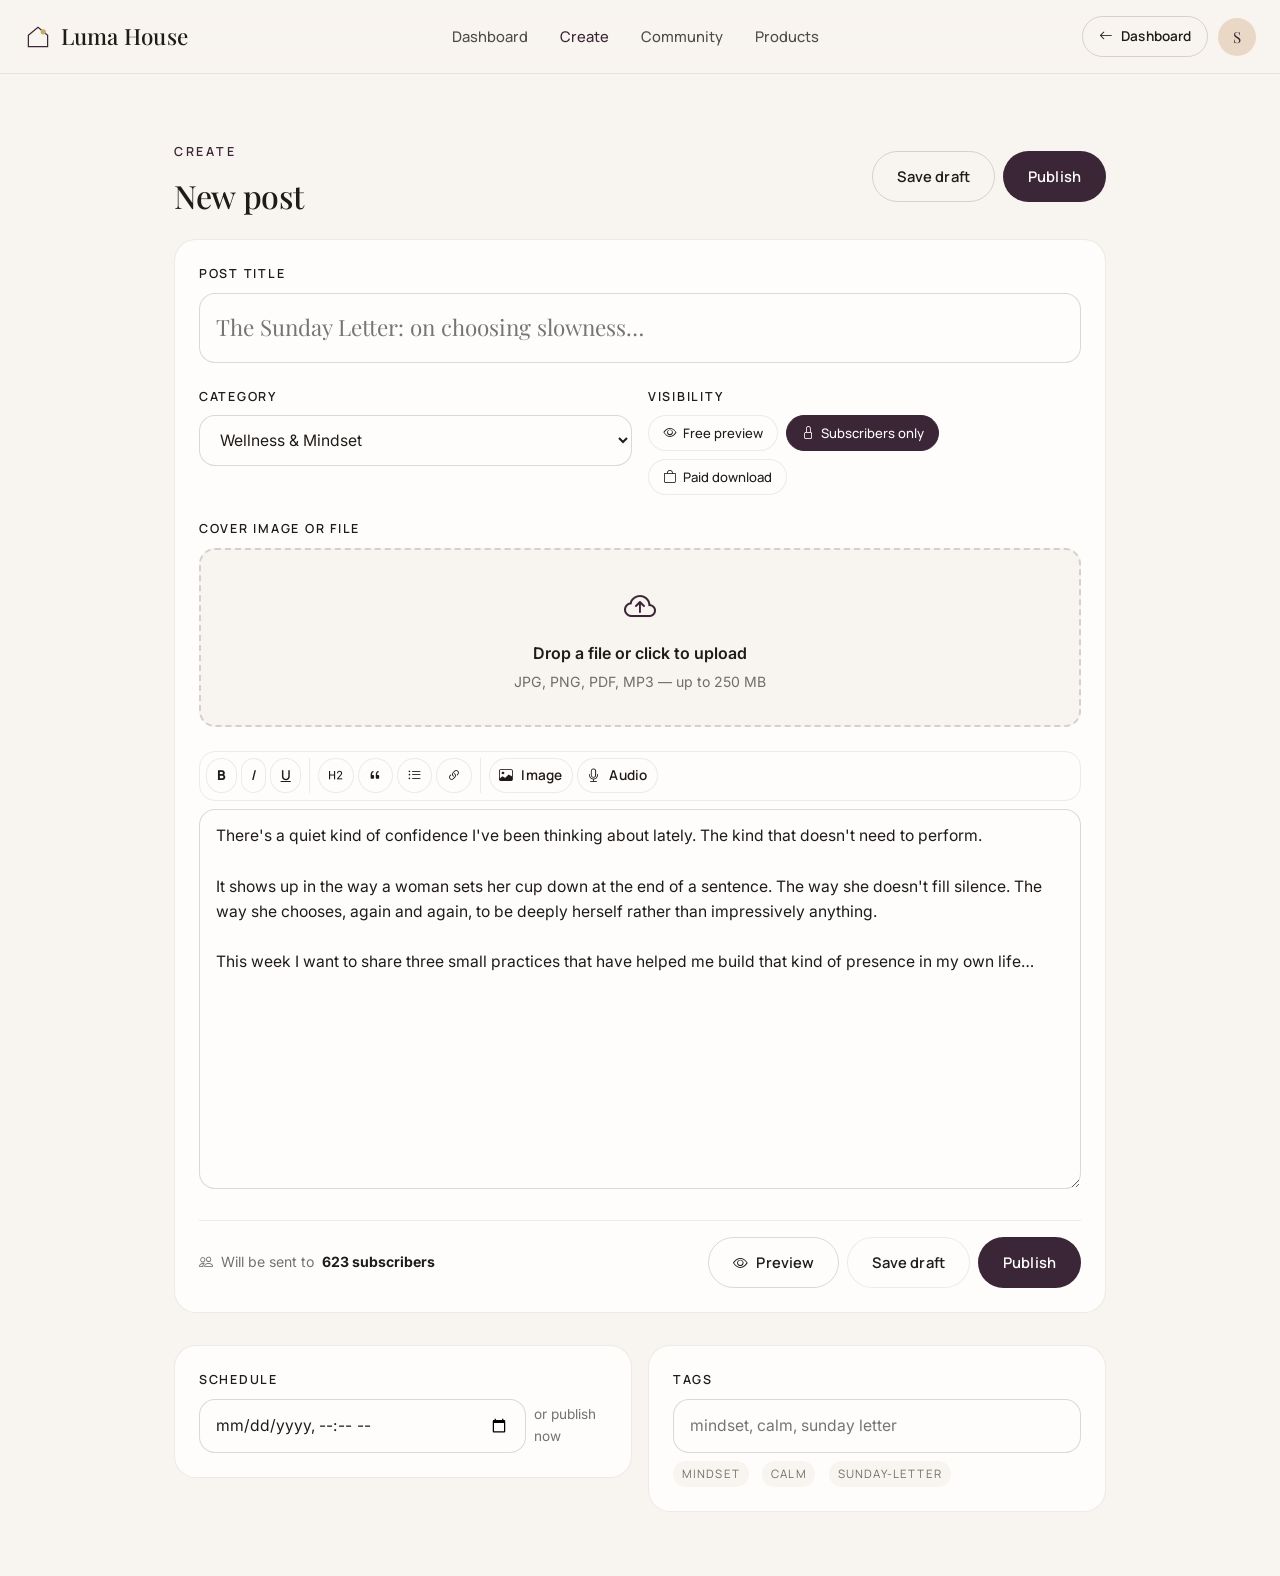
<file: create-post.html>
<!doctype html>
<html lang="en" class="no-js">
<head>
  <script>document.documentElement.classList.remove("no-js");document.documentElement.classList.add("js");</script>
  <meta charset="utf-8" />
  <meta name="viewport" content="width=device-width, initial-scale=1" />
  <title>Create Post — Luma House</title>
  <link rel="preconnect" href="https://fonts.googleapis.com" />
  <link rel="preconnect" href="https://fonts.gstatic.com" crossorigin />
  <link href="https://fonts.googleapis.com/css2?family=Playfair+Display:ital,wght@0,400;0,500;0,600;1,400;1,500&family=Inter:wght@300;400;500;600;700&family=Manrope:wght@400;500;600;700&display=swap" rel="stylesheet" />
  <link href="https://cdn.jsdelivr.net/npm/bootstrap@5.3.3/dist/css/bootstrap.min.css" rel="stylesheet" />
  <link href="https://cdn.jsdelivr.net/npm/bootstrap-icons@1.11.3/font/bootstrap-icons.css" rel="stylesheet" />
  <link rel="stylesheet" href="assets/css/styles.css" />
  <link rel="icon" href="data:image/svg+xml,%3Csvg xmlns='http://www.w3.org/2000/svg' viewBox='0 0 32 32'%3E%3Cpath d='M5 14 L16 5 L27 14 L27 27 L5 27 Z' fill='none' stroke='%233A2636' stroke-width='2'/%3E%3Ccircle cx='22' cy='10' r='3' fill='%23C8A96A'/%3E%3C/svg%3E" />
</head>
<body>

  <nav class="lh-nav">
    <div class="lh-nav__inner">
      <a class="lh-logo" href="index.html">
        <svg viewBox="0 0 32 32" aria-hidden="true"><path class="lh-logo__house" d="M5 14 L16 5 L27 14 L27 27 L5 27 Z" /><circle class="lh-logo__moon" cx="22" cy="10" r="3" /></svg>
        Luma House
      </a>
      <div class="lh-nav__links">
        <a href="dashboard.html">Dashboard</a>
        <a href="create-post.html" class="active">Create</a>
        <a href="community.html">Community</a>
        <a href="products.html">Products</a>
      </div>
      <div class="lh-nav__cta">
        <a href="dashboard.html" class="btn-lh btn-lh--ghost btn-lh--sm"><i class="bi bi-arrow-left"></i> Dashboard</a>
        <div class="lh-avatar" style="width: 38px; height: 38px; font-size: .95rem;">S</div>
      </div>
    </div>
  </nav>

  <section class="section section--tight">
    <div class="container-lh" style="max-width: 980px;">
      <div class="d-flex justify-content-between align-items-center mb-4 flex-wrap gap-3">
        <div>
          <span class="eyebrow">Create</span>
          <h1 style="font-size: 2rem; margin: 0;">New post</h1>
        </div>
        <div class="d-flex gap-2">
          <button type="submit" form="postForm" name="action" value="draft" class="btn-lh btn-lh--ghost">Save draft</button>
          <button type="submit" form="postForm" name="action" value="publish" class="btn-lh btn-lh--primary">Publish</button>
        </div>
      </div>

      <form id="postForm" data-prototype-form data-success-msg="Post published — your members are getting an email." data-success-redirect="dashboard.html">
        <div class="lh-card">
          <div class="mb-4">
            <label class="lh-label">Post title</label>
            <input class="lh-input" type="text" placeholder="The Sunday Letter: on choosing slowness…" value="" style="font-family: var(--font-display); font-size: 1.4rem; padding: 1rem;" required />
          </div>

          <div class="row g-3 mb-4">
            <div class="col-md-6">
              <label class="lh-label">Category</label>
              <select class="lh-select">
                <option>Wellness &amp; Mindset</option>
                <option>Devotional</option>
                <option>Tutorial</option>
                <option>Behind the scenes</option>
                <option>Member Q&amp;A</option>
              </select>
            </div>
            <div class="col-md-6">
              <label class="lh-label">Visibility</label>
              <div class="d-flex gap-2 flex-wrap">
                <label class="chip" style="cursor: pointer;">
                  <input type="radio" name="vis" style="display:none;" />
                  <i class="bi bi-eye"></i> Free preview
                </label>
                <label class="chip active" style="cursor: pointer;">
                  <input type="radio" name="vis" checked style="display:none;" />
                  <i class="bi bi-lock"></i> Subscribers only
                </label>
                <label class="chip" style="cursor: pointer;">
                  <input type="radio" name="vis" style="display:none;" />
                  <i class="bi bi-bag"></i> Paid download
                </label>
              </div>
            </div>
          </div>

          <!-- Upload -->
          <div class="mb-4">
            <label class="lh-label">Cover image or file</label>
            <label style="display: block; border: 2px dashed var(--line-strong); border-radius: var(--r-md); padding: 2rem; text-align: center; cursor: pointer; background: var(--ivory); transition: border-color .2s ease;">
              <i class="bi bi-cloud-arrow-up" style="font-size: 2rem; color: var(--plum);"></i>
              <div style="font-weight: 600; margin-top: .5rem;">Drop a file or click to upload</div>
              <div class="muted" style="font-size: .88rem; margin-top: .25rem;">JPG, PNG, PDF, MP3 — up to 250 MB</div>
              <input type="file" hidden />
            </label>
          </div>

          <!-- Editor toolbar -->
          <div class="mb-2 d-flex gap-1 flex-wrap" style="border: 1px solid var(--line); border-radius: var(--r-md); padding: .4rem;">
            <button type="button" class="btn-lh btn-lh--soft btn-lh--sm" style="padding: .35rem .6rem;"><b>B</b></button>
            <button type="button" class="btn-lh btn-lh--soft btn-lh--sm" style="padding: .35rem .6rem;"><i style="font-style: italic;">I</i></button>
            <button type="button" class="btn-lh btn-lh--soft btn-lh--sm" style="padding: .35rem .6rem;"><u>U</u></button>
            <div style="width: 1px; background: var(--line); margin: 0 .25rem;"></div>
            <button type="button" class="btn-lh btn-lh--soft btn-lh--sm" style="padding: .35rem .6rem;"><i class="bi bi-type-h2"></i></button>
            <button type="button" class="btn-lh btn-lh--soft btn-lh--sm" style="padding: .35rem .6rem;"><i class="bi bi-quote"></i></button>
            <button type="button" class="btn-lh btn-lh--soft btn-lh--sm" style="padding: .35rem .6rem;"><i class="bi bi-list-ul"></i></button>
            <button type="button" class="btn-lh btn-lh--soft btn-lh--sm" style="padding: .35rem .6rem;"><i class="bi bi-link-45deg"></i></button>
            <div style="width: 1px; background: var(--line); margin: 0 .25rem;"></div>
            <button type="button" class="btn-lh btn-lh--soft btn-lh--sm" style="padding: .35rem .6rem;"><i class="bi bi-image"></i> Image</button>
            <button type="button" class="btn-lh btn-lh--soft btn-lh--sm" style="padding: .35rem .6rem;"><i class="bi bi-mic"></i> Audio</button>
          </div>

          <textarea class="lh-textarea" rows="14" placeholder="Write something only your community would get…">There's a quiet kind of confidence I've been thinking about lately. The kind that doesn't need to perform.

It shows up in the way a woman sets her cup down at the end of a sentence. The way she doesn't fill silence. The way she chooses, again and again, to be deeply herself rather than impressively anything.

This week I want to share three small practices that have helped me build that kind of presence in my own life…</textarea>

          <div class="d-flex justify-content-between align-items-center mt-4 pt-3" style="border-top: 1px solid var(--line);">
            <div class="d-flex gap-2 align-items-center muted" style="font-size: .88rem;">
              <i class="bi bi-people"></i> Will be sent to <strong style="color: var(--charcoal);">623 subscribers</strong>
            </div>
            <div class="d-flex gap-2">
              <button type="button" class="btn-lh btn-lh--ghost"><i class="bi bi-eye"></i> Preview</button>
              <button type="submit" name="action" value="draft" class="btn-lh btn-lh--soft">Save draft</button>
              <button type="submit" name="action" value="publish" class="btn-lh btn-lh--primary">Publish</button>
            </div>
          </div>
        </div>

        <!-- Schedule + tags row -->
        <div class="row g-3 mt-3">
          <div class="col-md-6">
            <div class="lh-card">
              <label class="lh-label">Schedule</label>
              <div class="d-flex gap-2 align-items-center">
                <input type="datetime-local" class="lh-input" />
                <span class="muted" style="font-size: .85rem;">or publish now</span>
              </div>
            </div>
          </div>
          <div class="col-md-6">
            <div class="lh-card">
              <label class="lh-label">Tags</label>
              <input class="lh-input" type="text" placeholder="mindset, calm, sunday letter" />
              <div class="d-flex gap-2 mt-2">
                <span class="tag-mini">mindset</span>
                <span class="tag-mini">calm</span>
                <span class="tag-mini">sunday-letter</span>
              </div>
            </div>
          </div>
        </div>
      </form>
    </div>
  </section>

  <script src="https://cdn.jsdelivr.net/npm/bootstrap@5.3.3/dist/js/bootstrap.bundle.min.js"></script>
  <script src="assets/js/main.js"></script>
</body>
</html>
</file>
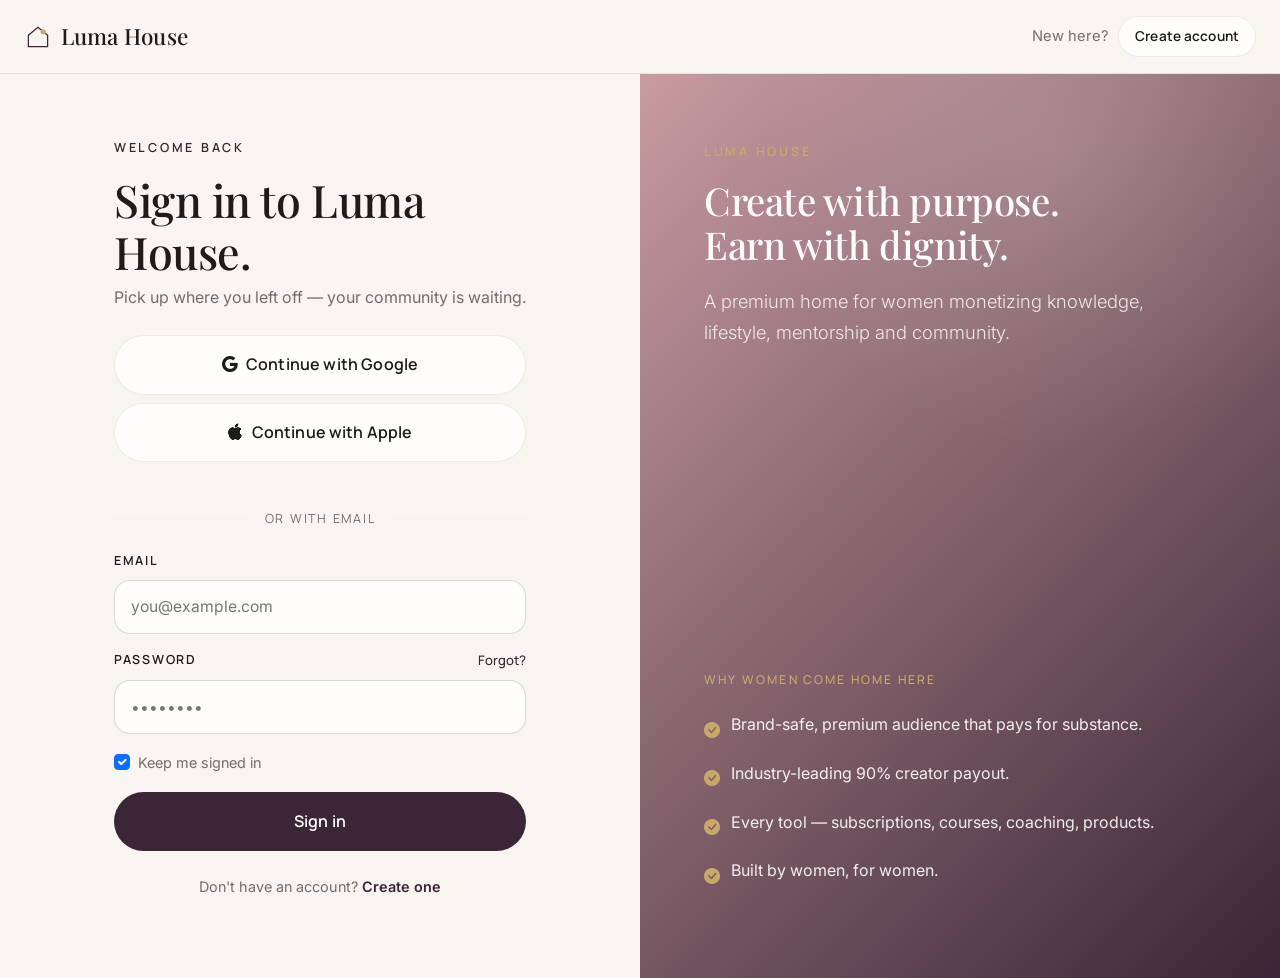
<file: login.html>
<!doctype html>
<html lang="en" class="no-js">
<head>
  <script>document.documentElement.classList.remove("no-js");document.documentElement.classList.add("js");</script>
  <meta charset="utf-8" />
  <meta name="viewport" content="width=device-width, initial-scale=1" />
  <title>Sign in — Luma House</title>
  <link rel="preconnect" href="https://fonts.googleapis.com" />
  <link rel="preconnect" href="https://fonts.gstatic.com" crossorigin />
  <link href="https://fonts.googleapis.com/css2?family=Playfair+Display:ital,wght@0,400;0,500;0,600;1,400;1,500&family=Inter:wght@300;400;500;600;700&family=Manrope:wght@400;500;600;700&display=swap" rel="stylesheet" />
  <link href="https://cdn.jsdelivr.net/npm/bootstrap@5.3.3/dist/css/bootstrap.min.css" rel="stylesheet" />
  <link href="https://cdn.jsdelivr.net/npm/bootstrap-icons@1.11.3/font/bootstrap-icons.css" rel="stylesheet" />
  <link rel="stylesheet" href="assets/css/styles.css" />
  <link rel="icon" href="data:image/svg+xml,%3Csvg xmlns='http://www.w3.org/2000/svg' viewBox='0 0 32 32'%3E%3Cpath d='M5 14 L16 5 L27 14 L27 27 L5 27 Z' fill='none' stroke='%233A2636' stroke-width='2'/%3E%3Ccircle cx='22' cy='10' r='3' fill='%23C8A96A'/%3E%3C/svg%3E" />
</head>
<body>

  <nav class="lh-nav">
    <div class="lh-nav__inner">
      <a class="lh-logo" href="index.html">
        <svg viewBox="0 0 32 32" aria-hidden="true"><path class="lh-logo__house" d="M5 14 L16 5 L27 14 L27 27 L5 27 Z" /><circle class="lh-logo__moon" cx="22" cy="10" r="3" /></svg>
        Luma House
      </a>
      <div class="lh-nav__cta">
        <span class="muted" style="font-size: .92rem;">New here?</span>
        <a href="signup.html" class="btn-lh btn-lh--soft btn-lh--sm">Create account</a>
      </div>
    </div>
  </nav>

  <div class="auth-wrap">
    <!-- Form -->
    <div class="auth-form">
      <span class="eyebrow">Welcome back</span>
      <h1 style="font-size: clamp(2rem, 4vw, 2.8rem); margin-bottom: .5rem;">Sign in to Luma House.</h1>
      <p class="muted mb-4">Pick up where you left off — your community is waiting.</p>

      <!-- Social -->
      <div class="d-grid gap-2 mb-4">
        <button class="btn-lh btn-lh--soft btn-lh--lg btn-lh--block" style="justify-content: center;">
          <i class="bi bi-google"></i> Continue with Google
        </button>
        <button class="btn-lh btn-lh--soft btn-lh--lg btn-lh--block" style="justify-content: center;">
          <i class="bi bi-apple"></i> Continue with Apple
        </button>
      </div>

      <div class="d-flex align-items-center gap-3 my-3">
        <hr style="flex:1; border: 0; border-top: 1px solid var(--line);" />
        <span class="muted" style="font-family: var(--font-accent); font-size: .78rem; letter-spacing: .14em; text-transform: uppercase;">Or with email</span>
        <hr style="flex:1; border: 0; border-top: 1px solid var(--line);" />
      </div>

      <form data-prototype-form data-success-msg="Welcome back to Luma House." data-success-redirect="dashboard.html">
        <div class="mb-3">
          <label class="lh-label">Email</label>
          <input class="lh-input" type="email" placeholder="you@example.com" required />
        </div>
        <div class="mb-2">
          <label class="lh-label d-flex justify-content-between">
            <span>Password</span>
            <a href="#" style="text-transform: none; letter-spacing: 0; font-weight: 500; font-size: .82rem;">Forgot?</a>
          </label>
          <input class="lh-input" type="password" placeholder="••••••••" required />
        </div>

        <div class="form-check mb-3 mt-3">
          <input class="form-check-input" type="checkbox" id="remember" checked />
          <label class="form-check-label muted" for="remember" style="font-size: .9rem;">Keep me signed in</label>
        </div>

        <button type="submit" class="btn-lh btn-lh--primary btn-lh--lg btn-lh--block">Sign in</button>
      </form>

      <p class="muted text-center mt-4" style="font-size: .9rem;">
        Don't have an account? <a href="signup.html" style="font-weight: 600;">Create one</a>
      </p>
    </div>

    <!-- Aside -->
    <aside class="auth-aside">
      <div style="position: relative; z-index: 1;">
        <span class="eyebrow eyebrow--gold">Luma House</span>
        <h2>Create with purpose.<br />Earn with dignity.</h2>
        <p class="lead" style="color: rgba(255,253,252,.85); max-width: 40ch;">A premium home for women monetizing knowledge, lifestyle, mentorship and community.</p>
      </div>

      <div style="position: relative; z-index: 1;">
        <h5 style="font-family: var(--font-accent); font-size: .76rem; letter-spacing: .18em; text-transform: uppercase; color: var(--gold); margin-bottom: 1rem;">Why women come home here</h5>
        <ul>
          <li><i class="bi bi-check-circle-fill"></i><span>Brand-safe, premium audience that pays for substance.</span></li>
          <li><i class="bi bi-check-circle-fill"></i><span>Industry-leading 90% creator payout.</span></li>
          <li><i class="bi bi-check-circle-fill"></i><span>Every tool — subscriptions, courses, coaching, products.</span></li>
          <li><i class="bi bi-check-circle-fill"></i><span>Built by women, for women.</span></li>
        </ul>
      </div>
    </aside>
  </div>

  <script src="https://cdn.jsdelivr.net/npm/bootstrap@5.3.3/dist/js/bootstrap.bundle.min.js"></script>
  <script src="assets/js/main.js"></script>
</body>
</html>
</file>
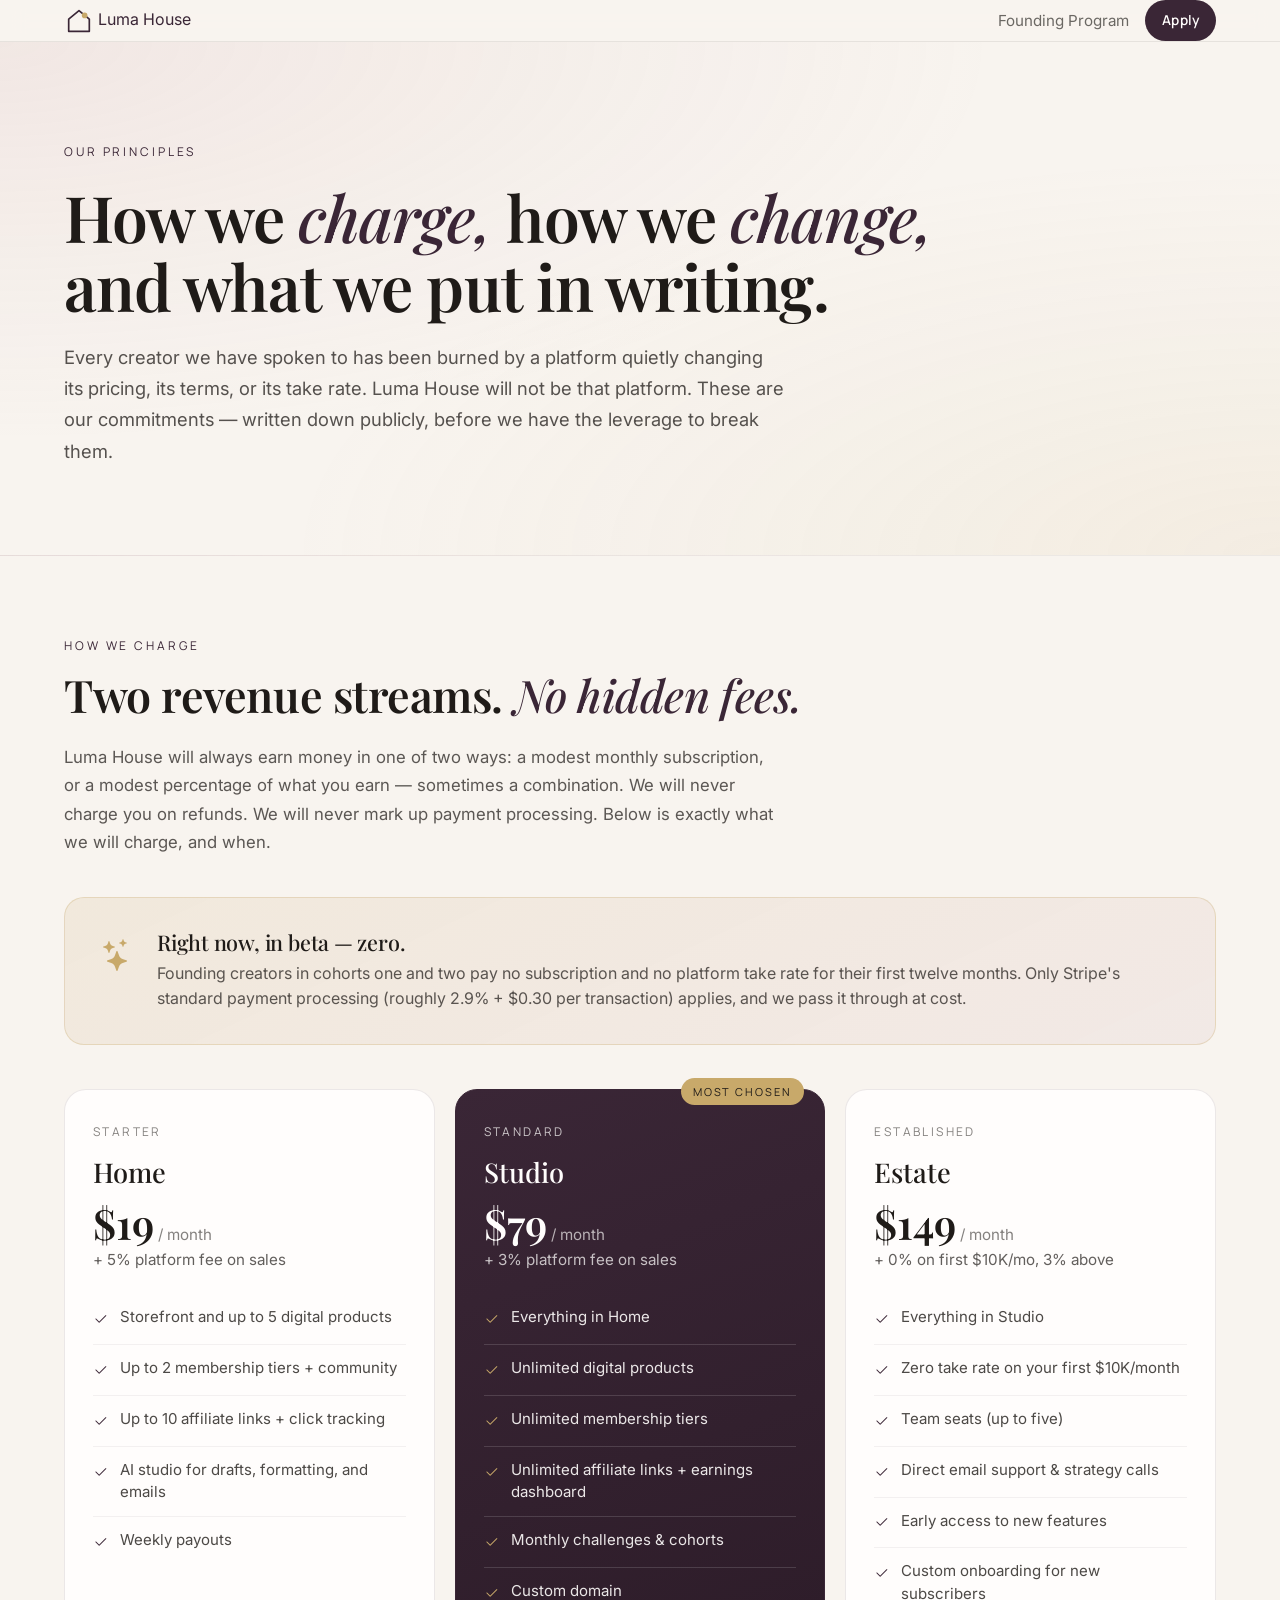
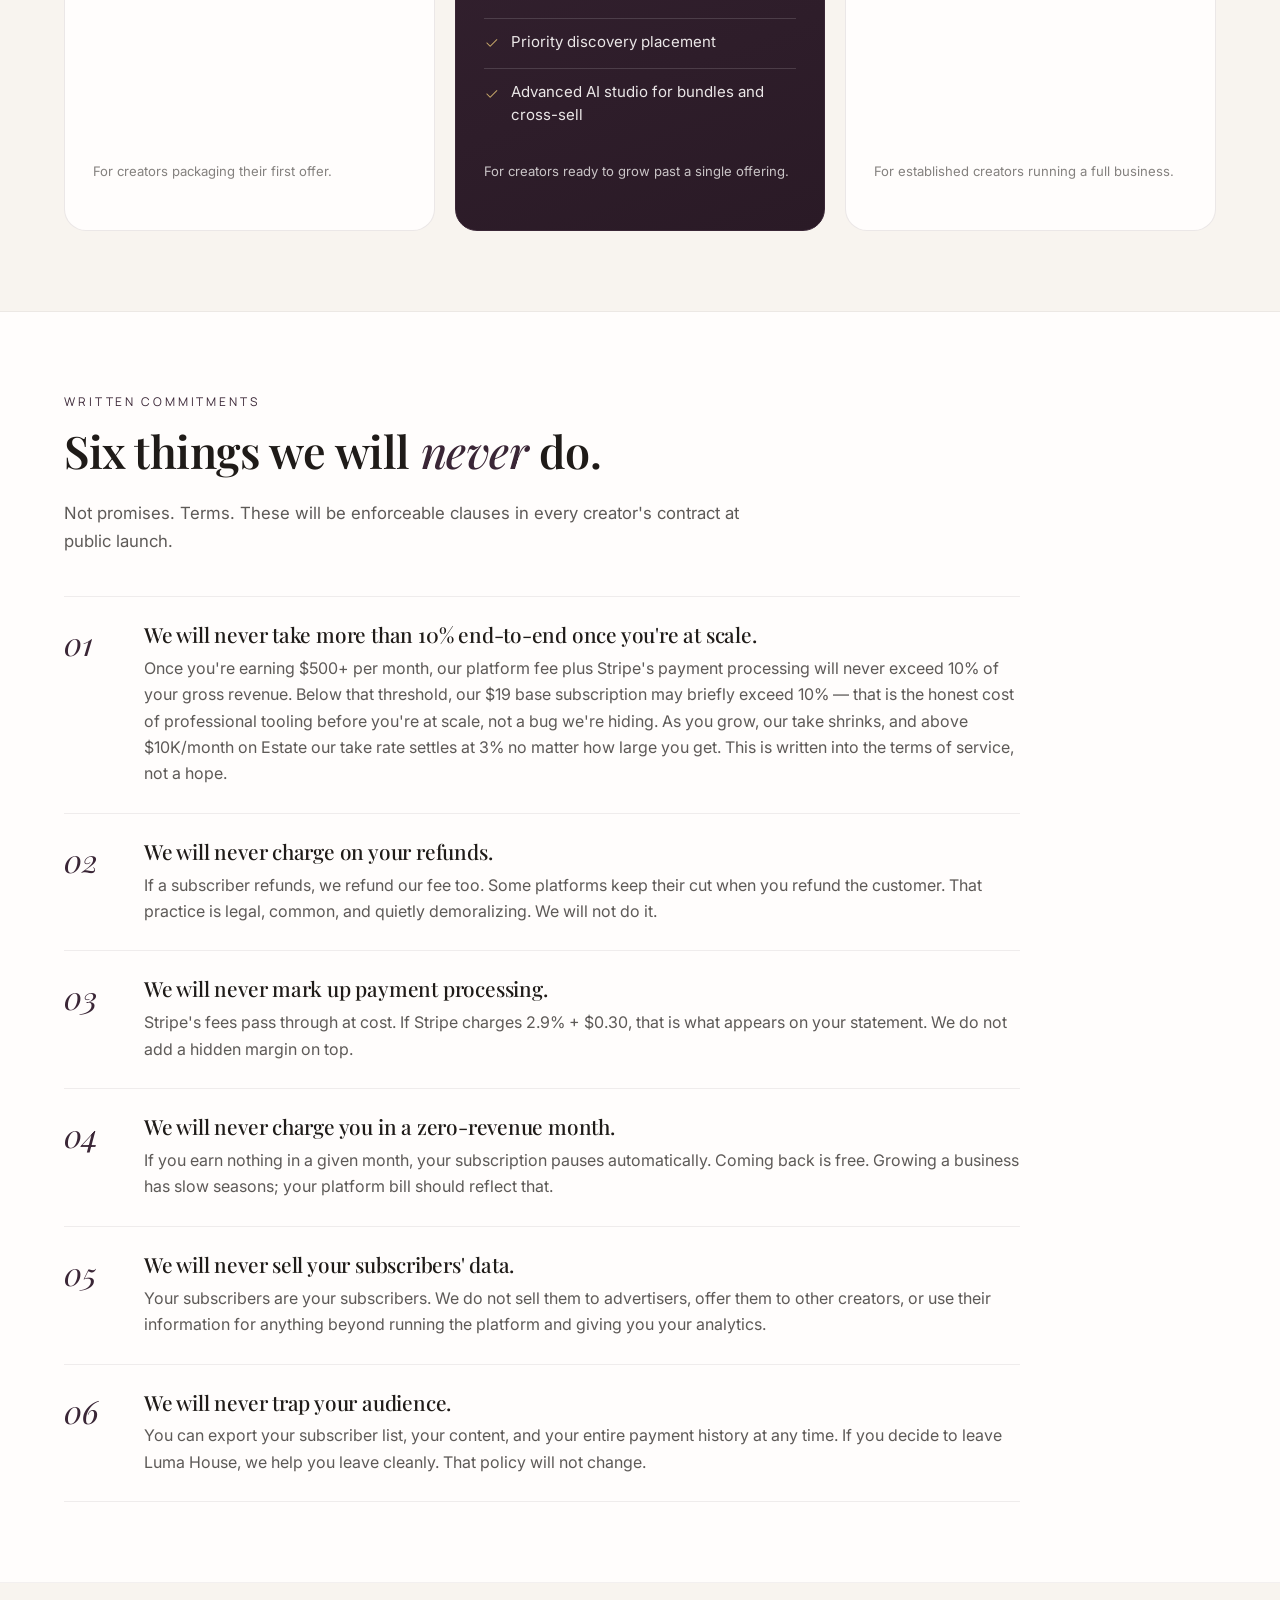
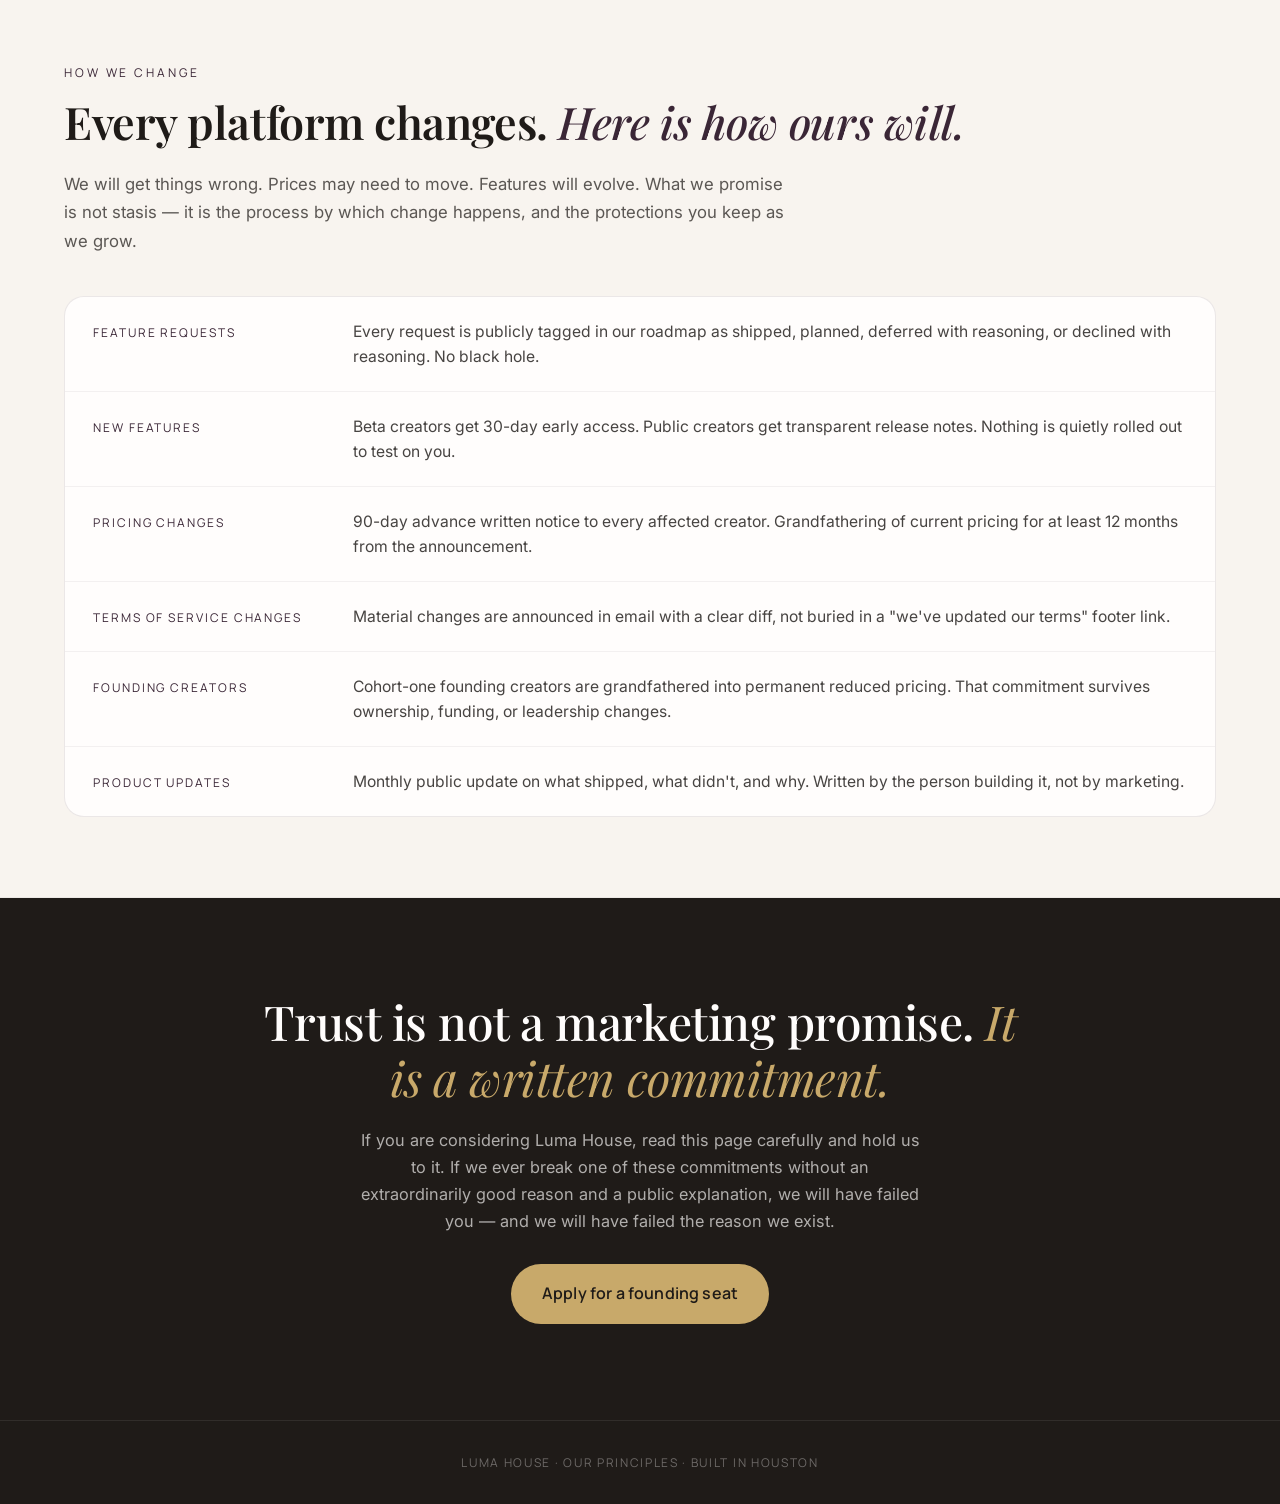
<file: principles.html>
<!doctype html>
<html lang="en" class="no-js">
<head>
  <script>document.documentElement.classList.remove("no-js");document.documentElement.classList.add("js");</script>
  <meta charset="utf-8" />
  <meta name="viewport" content="width=device-width, initial-scale=1" />
  <title>Luma House — Our Pricing Principles</title>
  <meta name="description" content="How Luma House charges creators, how we promise to change, and the commitments we put in writing." />

  <link rel="preconnect" href="https://fonts.googleapis.com" />
  <link rel="preconnect" href="https://fonts.gstatic.com" crossorigin />
  <link href="https://fonts.googleapis.com/css2?family=Playfair+Display:ital,wght@0,400;0,500;0,600;0,700;1,400;1,500&family=Inter:wght@300;400;500;600;700&family=Manrope:wght@400;500;600;700&display=swap" rel="stylesheet" />

  <link href="https://cdn.jsdelivr.net/npm/bootstrap@5.3.3/dist/css/bootstrap.min.css" rel="stylesheet" />
  <link rel="stylesheet" href="https://cdn.jsdelivr.net/npm/bootstrap-icons@1.11.3/font/bootstrap-icons.css" />
  <link href="assets/css/styles.css" rel="stylesheet" />

  <link rel="icon" type="image/svg+xml" href="[data-uri]" />

  <style>
    /* ============ PRINCIPLES PAGE ============ */
    .pr-hero {
      background:
        radial-gradient(ellipse at top left, rgba(200, 155, 160, 0.14), transparent 55%),
        radial-gradient(ellipse at bottom right, rgba(200, 169, 106, 0.10), transparent 55%),
        var(--ivory);
      padding: 96px 0 72px;
      border-bottom: 1px solid rgba(58, 38, 54, 0.06);
    }
    .pr-eyebrow {
      font-family: 'Manrope', sans-serif;
      font-size: 12px;
      letter-spacing: 0.24em;
      text-transform: uppercase;
      color: var(--plum);
      margin-bottom: 20px;
      display: inline-block;
    }
    .pr-hero h1 {
      font-family: 'Playfair Display', serif;
      font-weight: 600;
      color: var(--charcoal);
      font-size: clamp(2.4rem, 5vw, 4rem);
      line-height: 1.08;
      letter-spacing: -0.015em;
      margin-bottom: 22px;
      max-width: 900px;
    }
    .pr-hero h1 em { font-style: italic; color: var(--plum); font-weight: 500; }
    .pr-lede {
      font-family: 'Inter', sans-serif;
      font-size: 1.15rem;
      color: rgba(31, 27, 24, 0.75);
      line-height: 1.7;
      max-width: 720px;
    }

    .pr-section {
      padding: 80px 0;
      border-bottom: 1px solid rgba(58, 38, 54, 0.06);
    }
    .pr-section.alt { background: var(--warm-white); }

    .pr-section-eyebrow {
      font-family: 'Manrope', sans-serif;
      font-size: 12px;
      letter-spacing: 0.24em;
      text-transform: uppercase;
      color: var(--plum);
      margin-bottom: 14px;
    }
    .pr-h2 {
      font-family: 'Playfair Display', serif;
      font-weight: 600;
      font-size: clamp(1.9rem, 3.5vw, 2.8rem);
      color: var(--charcoal);
      line-height: 1.15;
      letter-spacing: -0.01em;
      margin-bottom: 22px;
    }
    .pr-h2 em { font-style: italic; color: var(--plum); font-weight: 500; }
    .pr-sub {
      font-family: 'Inter', sans-serif;
      font-size: 1.05rem;
      color: rgba(31, 27, 24, 0.72);
      line-height: 1.7;
      max-width: 720px;
      margin-bottom: 40px;
    }

    /* PRICING TIERS TABLE */
    .price-grid {
      display: grid;
      grid-template-columns: repeat(3, 1fr);
      gap: 20px;
    }
    @media (max-width: 900px) { .price-grid { grid-template-columns: 1fr; } }

    .price-card {
      background: var(--warm-white);
      border: 1px solid rgba(58, 38, 54, 0.10);
      border-radius: 22px;
      padding: 32px 28px;
      position: relative;
      display: flex;
      flex-direction: column;
    }
    .price-card.featured {
      background: linear-gradient(160deg, var(--plum) 0%, #2a1a26 100%);
      color: var(--warm-white);
      border-color: var(--plum);
    }
    .price-card.featured .price-label,
    .price-card.featured .price-note { color: rgba(255, 253, 252, 0.75); }
    .price-card.featured .price-perks li { color: rgba(255, 253, 252, 0.9); border-color: rgba(255, 253, 252, 0.14); }
    .price-card.featured .price-perks li i { color: var(--gold); }
    .price-badge {
      position: absolute;
      top: -12px; right: 20px;
      background: var(--gold);
      color: var(--charcoal);
      font-family: 'Manrope', sans-serif;
      font-size: 11px;
      letter-spacing: 0.18em;
      text-transform: uppercase;
      padding: 5px 12px;
      border-radius: 999px;
    }
    .price-label {
      font-family: 'Manrope', sans-serif;
      font-size: 12px;
      letter-spacing: 0.2em;
      text-transform: uppercase;
      color: rgba(31, 27, 24, 0.55);
      margin-bottom: 10px;
    }
    .price-name {
      font-family: 'Playfair Display', serif;
      font-weight: 500;
      font-size: 1.7rem;
      color: inherit;
      margin-bottom: 8px;
    }
    .price-amount {
      font-family: 'Playfair Display', serif;
      font-size: 2.6rem;
      font-weight: 600;
      line-height: 1;
      margin-bottom: 4px;
    }
    .price-amount small {
      font-family: 'Inter', sans-serif;
      font-size: 0.95rem;
      font-weight: 400;
      color: rgba(31, 27, 24, 0.55);
      margin-left: 4px;
    }
    .price-card.featured .price-amount small { color: rgba(255, 253, 252, 0.65); }
    .price-take {
      font-family: 'Inter', sans-serif;
      font-size: 0.95rem;
      margin-bottom: 22px;
      color: rgba(31, 27, 24, 0.7);
    }
    .price-card.featured .price-take { color: rgba(255, 253, 252, 0.72); }
    .price-perks {
      list-style: none;
      padding: 0;
      margin: 0 0 4px;
      flex-grow: 1;
    }
    .price-perks li {
      display: flex;
      align-items: flex-start;
      gap: 12px;
      padding: 12px 0;
      border-bottom: 1px solid rgba(58, 38, 54, 0.06);
      font-family: 'Inter', sans-serif;
      font-size: 0.94rem;
      color: rgba(31, 27, 24, 0.8);
      line-height: 1.5;
    }
    .price-perks li:last-child { border-bottom: none; }
    .price-perks li i {
      color: var(--plum);
      font-size: 0.95rem;
      margin-top: 3px;
      flex-shrink: 0;
    }
    .price-note {
      font-family: 'Inter', sans-serif;
      font-size: 0.82rem;
      color: rgba(31, 27, 24, 0.55);
      margin-top: 20px;
      line-height: 1.5;
    }

    /* BETA CALLOUT */
    .beta-callout {
      background: linear-gradient(155deg, rgba(200, 169, 106, 0.14), rgba(200, 155, 160, 0.12));
      border: 1px solid rgba(200, 169, 106, 0.3);
      border-radius: 20px;
      padding: 32px 36px;
      margin-bottom: 44px;
      display: flex;
      gap: 24px;
      align-items: flex-start;
    }
    .beta-callout i {
      font-size: 2rem;
      color: var(--gold);
      flex-shrink: 0;
    }
    .beta-callout h4 {
      font-family: 'Playfair Display', serif;
      font-weight: 500;
      color: var(--charcoal);
      font-size: 1.35rem;
      margin-bottom: 6px;
    }
    .beta-callout p {
      font-family: 'Inter', sans-serif;
      color: rgba(31, 27, 24, 0.72);
      line-height: 1.6;
      margin: 0;
      font-size: 1rem;
    }
    @media (max-width: 600px) {
      .beta-callout { flex-direction: column; gap: 12px; padding: 24px; }
    }

    /* COMMITMENTS */
    .commit {
      display: flex;
      gap: 20px;
      padding: 26px 0;
      border-top: 1px solid rgba(58, 38, 54, 0.08);
    }
    .commit:last-child { border-bottom: 1px solid rgba(58, 38, 54, 0.08); }
    .commit-num {
      font-family: 'Playfair Display', serif;
      font-style: italic;
      font-size: 2rem;
      color: var(--plum);
      line-height: 1;
      width: 60px;
      flex-shrink: 0;
      padding-top: 4px;
    }
    .commit-body h4 {
      font-family: 'Playfair Display', serif;
      font-weight: 500;
      color: var(--charcoal);
      font-size: 1.3rem;
      margin-bottom: 8px;
    }
    .commit-body p {
      font-family: 'Inter', sans-serif;
      color: rgba(31, 27, 24, 0.72);
      line-height: 1.65;
      margin: 0;
      font-size: 1rem;
    }

    /* CHANGE PROCESS TABLE */
    .change-table {
      background: var(--warm-white);
      border: 1px solid rgba(58, 38, 54, 0.10);
      border-radius: 20px;
      overflow: hidden;
    }
    .change-row {
      display: grid;
      grid-template-columns: 240px 1fr;
      gap: 20px;
      padding: 22px 28px;
      border-bottom: 1px solid rgba(58, 38, 54, 0.06);
      font-family: 'Inter', sans-serif;
      align-items: baseline;
    }
    .change-row:last-child { border-bottom: none; }
    .change-row-key {
      font-family: 'Manrope', sans-serif;
      font-size: 12px;
      letter-spacing: 0.16em;
      text-transform: uppercase;
      color: var(--plum);
    }
    .change-row-val {
      color: rgba(31, 27, 24, 0.82);
      line-height: 1.6;
      font-size: 0.98rem;
    }
    @media (max-width: 700px) {
      .change-row { grid-template-columns: 1fr; gap: 6px; }
    }

    /* CLOSING */
    .pr-close {
      padding: 96px 0;
      background: var(--charcoal);
      color: rgba(255, 253, 252, 0.9);
      text-align: center;
    }
    .pr-close h2 {
      font-family: 'Playfair Display', serif;
      font-weight: 500;
      font-size: clamp(1.9rem, 4vw, 3rem);
      line-height: 1.15;
      color: var(--warm-white);
      margin-bottom: 22px;
      max-width: 760px;
      margin-left: auto; margin-right: auto;
    }
    .pr-close h2 em { font-style: italic; color: var(--gold); font-weight: 400; }
    .pr-close p {
      font-family: 'Inter', sans-serif;
      color: rgba(255, 253, 252, 0.65);
      max-width: 560px;
      margin: 0 auto 30px;
      line-height: 1.65;
      font-size: 1.02rem;
    }

    .pr-footer {
      padding: 32px 0;
      background: var(--charcoal);
      border-top: 1px solid rgba(255, 253, 252, 0.08);
      text-align: center;
    }
    .pr-footer p {
      font-family: 'Manrope', sans-serif;
      font-size: 12px;
      letter-spacing: 0.14em;
      text-transform: uppercase;
      color: rgba(255, 253, 252, 0.35);
      margin: 0;
    }
  </style>
</head>
<body>

  <!-- NAV -->
  <nav class="lh-nav">
    <div class="container-lh d-flex justify-content-between align-items-center">
      <a class="lh-brand" href="index.html">
        <svg viewBox="0 0 32 32" width="30" height="30" aria-hidden="true"><path d="M5 14 L16 5 L27 14 L27 27 L5 27 Z" fill="none" stroke="#3A2636" stroke-width="1.8" stroke-linejoin="round"/><circle cx="22" cy="10" r="3" fill="#C8A96A"/></svg>
        <span>Luma House</span>
      </a>
      <div class="d-flex align-items-center gap-3">
        <a href="beta.html" class="d-none d-md-inline" style="font-family: Inter, sans-serif; font-size: 0.95rem; color: rgba(31,27,24,0.65); text-decoration: none;">Founding Program</a>
        <a href="beta.html#apply" class="btn-lh btn-lh--primary btn-lh--sm">Apply</a>
      </div>
    </div>
  </nav>

  <!-- HERO -->
  <header class="pr-hero">
    <div class="container-lh">
      <span class="pr-eyebrow">Our Principles</span>
      <h1>How we <em>charge, </em>how we <em>change,</em><br />and what we put in writing.</h1>
      <p class="pr-lede">
        Every creator we have spoken to has been burned by a platform quietly changing its pricing, its terms, or its take rate. Luma House will not be that platform. These are our commitments — written down publicly, before we have the leverage to break them.
      </p>
    </div>
  </header>

  <!-- SECTION 1 — PRICING -->
  <section class="pr-section">
    <div class="container-lh">
      <div class="pr-section-eyebrow">How We Charge</div>
      <h2 class="pr-h2">Two revenue streams. <em>No hidden fees.</em></h2>
      <p class="pr-sub">
        Luma House will always earn money in one of two ways: a modest monthly subscription, or a modest percentage of what you earn — sometimes a combination. We will never charge you on refunds. We will never mark up payment processing. Below is exactly what we will charge, and when.
      </p>

      <!-- Beta callout -->
      <div class="beta-callout">
        <i class="bi bi-stars"></i>
        <div>
          <h4>Right now, in beta — zero.</h4>
          <p>Founding creators in cohorts one and two pay no subscription and no platform take rate for their first twelve months. Only Stripe's standard payment processing (roughly 2.9% + $0.30 per transaction) applies, and we pass it through at cost.</p>
        </div>
      </div>

      <!-- Price cards -->
      <div class="price-grid">
        <div class="price-card">
          <div class="price-label">Starter</div>
          <div class="price-name">Home</div>
          <div class="price-amount">$19<small>/ month</small></div>
          <div class="price-take">+ 5% platform fee on sales</div>
          <ul class="price-perks">
            <li><i class="bi bi-check2"></i> Storefront and up to 5 digital products</li>
            <li><i class="bi bi-check2"></i> Up to 2 membership tiers + community</li>
            <li><i class="bi bi-check2"></i> Up to 10 affiliate links + click tracking</li>
            <li><i class="bi bi-check2"></i> AI studio for drafts, formatting, and emails</li>
            <li><i class="bi bi-check2"></i> Weekly payouts</li>
          </ul>
          <p class="price-note">For creators packaging their first offer.</p>
        </div>

        <div class="price-card featured">
          <div class="price-badge">Most Chosen</div>
          <div class="price-label">Standard</div>
          <div class="price-name">Studio</div>
          <div class="price-amount">$79<small>/ month</small></div>
          <div class="price-take">+ 3% platform fee on sales</div>
          <ul class="price-perks">
            <li><i class="bi bi-check2"></i> Everything in Home</li>
            <li><i class="bi bi-check2"></i> Unlimited digital products</li>
            <li><i class="bi bi-check2"></i> Unlimited membership tiers</li>
            <li><i class="bi bi-check2"></i> Unlimited affiliate links + earnings dashboard</li>
            <li><i class="bi bi-check2"></i> Monthly challenges &amp; cohorts</li>
            <li><i class="bi bi-check2"></i> Custom domain</li>
            <li><i class="bi bi-check2"></i> Priority discovery placement</li>
            <li><i class="bi bi-check2"></i> Advanced AI studio for bundles and cross-sell</li>
          </ul>
          <p class="price-note">For creators ready to grow past a single offering.</p>
        </div>

        <div class="price-card">
          <div class="price-label">Established</div>
          <div class="price-name">Estate</div>
          <div class="price-amount">$149<small>/ month</small></div>
          <div class="price-take">+ 0% on first $10K/mo, 3% above</div>
          <ul class="price-perks">
            <li><i class="bi bi-check2"></i> Everything in Studio</li>
            <li><i class="bi bi-check2"></i> Zero take rate on your first $10K/month</li>
            <li><i class="bi bi-check2"></i> Team seats (up to five)</li>
            <li><i class="bi bi-check2"></i> Direct email support &amp; strategy calls</li>
            <li><i class="bi bi-check2"></i> Early access to new features</li>
            <li><i class="bi bi-check2"></i> Custom onboarding for new subscribers</li>
          </ul>
          <p class="price-note">For established creators running a full business.</p>
        </div>
      </div>
    </div>
  </section>

  <!-- SECTION 2 — COMMITMENTS -->
  <section class="pr-section alt">
    <div class="container-lh">
      <div class="pr-section-eyebrow">Written Commitments</div>
      <h2 class="pr-h2">Six things we will <em>never</em> do.</h2>
      <p class="pr-sub">Not promises. Terms. These will be enforceable clauses in every creator's contract at public launch.</p>

      <div class="row">
        <div class="col-lg-10">
          <div class="commit">
            <div class="commit-num">01</div>
            <div class="commit-body">
              <h4>We will never take more than 10% end-to-end once you're at scale.</h4>
              <p>Once you're earning $500+ per month, our platform fee plus Stripe's payment processing will never exceed 10% of your gross revenue. Below that threshold, our $19 base subscription may briefly exceed 10% — that is the honest cost of professional tooling before you're at scale, not a bug we're hiding. As you grow, our take shrinks, and above $10K/month on Estate our take rate settles at 3% no matter how large you get. This is written into the terms of service, not a hope.</p>
            </div>
          </div>
          <div class="commit">
            <div class="commit-num">02</div>
            <div class="commit-body">
              <h4>We will never charge on your refunds.</h4>
              <p>If a subscriber refunds, we refund our fee too. Some platforms keep their cut when you refund the customer. That practice is legal, common, and quietly demoralizing. We will not do it.</p>
            </div>
          </div>
          <div class="commit">
            <div class="commit-num">03</div>
            <div class="commit-body">
              <h4>We will never mark up payment processing.</h4>
              <p>Stripe's fees pass through at cost. If Stripe charges 2.9% + $0.30, that is what appears on your statement. We do not add a hidden margin on top.</p>
            </div>
          </div>
          <div class="commit">
            <div class="commit-num">04</div>
            <div class="commit-body">
              <h4>We will never charge you in a zero-revenue month.</h4>
              <p>If you earn nothing in a given month, your subscription pauses automatically. Coming back is free. Growing a business has slow seasons; your platform bill should reflect that.</p>
            </div>
          </div>
          <div class="commit">
            <div class="commit-num">05</div>
            <div class="commit-body">
              <h4>We will never sell your subscribers' data.</h4>
              <p>Your subscribers are your subscribers. We do not sell them to advertisers, offer them to other creators, or use their information for anything beyond running the platform and giving you your analytics.</p>
            </div>
          </div>
          <div class="commit">
            <div class="commit-num">06</div>
            <div class="commit-body">
              <h4>We will never trap your audience.</h4>
              <p>You can export your subscriber list, your content, and your entire payment history at any time. If you decide to leave Luma House, we help you leave cleanly. That policy will not change.</p>
            </div>
          </div>
        </div>
      </div>
    </div>
  </section>

  <!-- SECTION 3 — CHANGE PROCESS -->
  <section class="pr-section">
    <div class="container-lh">
      <div class="pr-section-eyebrow">How We Change</div>
      <h2 class="pr-h2">Every platform changes. <em>Here is how ours will.</em></h2>
      <p class="pr-sub">We will get things wrong. Prices may need to move. Features will evolve. What we promise is not stasis — it is the process by which change happens, and the protections you keep as we grow.</p>

      <div class="change-table">
        <div class="change-row">
          <div class="change-row-key">Feature Requests</div>
          <div class="change-row-val">Every request is publicly tagged in our roadmap as shipped, planned, deferred with reasoning, or declined with reasoning. No black hole.</div>
        </div>
        <div class="change-row">
          <div class="change-row-key">New Features</div>
          <div class="change-row-val">Beta creators get 30-day early access. Public creators get transparent release notes. Nothing is quietly rolled out to test on you.</div>
        </div>
        <div class="change-row">
          <div class="change-row-key">Pricing Changes</div>
          <div class="change-row-val">90-day advance written notice to every affected creator. Grandfathering of current pricing for at least 12 months from the announcement.</div>
        </div>
        <div class="change-row">
          <div class="change-row-key">Terms of Service Changes</div>
          <div class="change-row-val">Material changes are announced in email with a clear diff, not buried in a "we've updated our terms" footer link.</div>
        </div>
        <div class="change-row">
          <div class="change-row-key">Founding Creators</div>
          <div class="change-row-val">Cohort-one founding creators are grandfathered into permanent reduced pricing. That commitment survives ownership, funding, or leadership changes.</div>
        </div>
        <div class="change-row">
          <div class="change-row-key">Product Updates</div>
          <div class="change-row-val">Monthly public update on what shipped, what didn't, and why. Written by the person building it, not by marketing.</div>
        </div>
      </div>
    </div>
  </section>

  <!-- CLOSING -->
  <section class="pr-close">
    <div class="container-lh">
      <h2>Trust is not a marketing promise. <em>It is a written commitment.</em></h2>
      <p>If you are considering Luma House, read this page carefully and hold us to it. If we ever break one of these commitments without an extraordinarily good reason and a public explanation, we will have failed you — and we will have failed the reason we exist.</p>
      <a href="beta.html#apply" class="btn-lh btn-lh--gold btn-lh--lg">Apply for a founding seat</a>
    </div>
  </section>

  <!-- FOOTER -->
  <footer class="pr-footer">
    <div class="container-lh">
      <p>Luma House · Our Principles · Built in Houston</p>
    </div>
  </footer>

  <script src="https://cdn.jsdelivr.net/npm/bootstrap@5.3.3/dist/js/bootstrap.bundle.min.js"></script>
  <script src="assets/js/main.js"></script>
</body>
</html>
</file>
<file: assets/css/styles.css>
/* =========================================================
   LUMA HOUSE — Global Styles
   Premium editorial, soft luxury, feminine, modern.
   ========================================================= */

:root {
  /* Brand palette */
  --ivory:        #F8F4EF;
  --warm-white:   #FFFDFC;
  --charcoal:     #1F1B18;
  --rose:         #C89BA0;
  --champagne:    #E9D8C5;
  --taupe:        #B7A99A;
  --plum:         #3A2636;
  --gold:         #C8A96A;

  /* Functional tones */
  --line:         rgba(31, 27, 24, 0.08);
  --line-strong:  rgba(31, 27, 24, 0.16);
  --muted:        rgba(31, 27, 24, 0.62);
  --soft-bg:      #F1EAE1;
  --shadow-sm:    0 1px 2px rgba(31, 27, 24, 0.04), 0 1px 1px rgba(31, 27, 24, 0.03);
  --shadow-md:    0 12px 32px -16px rgba(58, 38, 54, 0.18), 0 2px 6px rgba(31, 27, 24, 0.04);
  --shadow-lg:    0 30px 60px -28px rgba(58, 38, 54, 0.28), 0 6px 16px rgba(31, 27, 24, 0.06);

  /* Type */
  --font-display: "Playfair Display", "DM Serif Display", Georgia, serif;
  --font-body:    "Inter", system-ui, -apple-system, "Segoe UI", Roboto, Helvetica, Arial, sans-serif;
  --font-accent:  "Manrope", "Plus Jakarta Sans", "Inter", sans-serif;

  /* Radii */
  --r-sm: 10px;
  --r-md: 16px;
  --r-lg: 22px;
  --r-xl: 28px;
  --r-pill: 999px;
}

/* ---------- Base ---------- */
* { box-sizing: border-box; }

html, body {
  background: var(--ivory);
  color: var(--charcoal);
  font-family: var(--font-body);
  font-size: 16px;
  line-height: 1.6;
  -webkit-font-smoothing: antialiased;
  -moz-osx-font-smoothing: grayscale;
}

body {
  min-height: 100vh;
  overflow-x: hidden;
}

img { max-width: 100%; display: block; }

a {
  color: var(--plum);
  text-decoration: none;
  transition: color .2s ease, opacity .2s ease;
}
a:hover { color: var(--charcoal); }

::selection { background: var(--champagne); color: var(--charcoal); }

/* ---------- Typography ---------- */
h1, h2, h3, h4, h5, .display {
  font-family: var(--font-display);
  font-weight: 500;
  color: var(--charcoal);
  letter-spacing: -0.01em;
  line-height: 1.15;
  margin: 0 0 .5em;
}

h1 { font-size: clamp(2.4rem, 4.8vw, 4rem); font-weight: 500; }
h2 { font-size: clamp(1.9rem, 3.2vw, 2.75rem); }
h3 { font-size: clamp(1.35rem, 2vw, 1.7rem); }
h4 { font-size: 1.2rem; }

p { color: var(--charcoal); }
.muted { color: var(--muted); }

.eyebrow {
  font-family: var(--font-accent);
  font-weight: 600;
  font-size: .78rem;
  letter-spacing: .22em;
  text-transform: uppercase;
  color: var(--plum);
  margin-bottom: 1rem;
  display: inline-block;
}
.eyebrow--gold { color: var(--gold); }

.lead {
  font-size: 1.15rem;
  color: var(--muted);
  line-height: 1.7;
  max-width: 56ch;
}

.serif { font-family: var(--font-display); }
.italic { font-style: italic; }

/* ---------- Layout helpers ---------- */
.container-lh { max-width: 1200px; margin: 0 auto; padding: 0 1.5rem; }
.section { padding: clamp(4rem, 9vw, 7rem) 0; }
.section--tight { padding: clamp(2.5rem, 5vw, 4rem) 0; }
.divider { height: 1px; background: var(--line); border: 0; }

/* ---------- Navbar ---------- */
.lh-nav {
  position: sticky;
  top: 0;
  z-index: 50;
  background: rgba(248, 244, 239, 0.82);
  backdrop-filter: saturate(150%) blur(12px);
  -webkit-backdrop-filter: saturate(150%) blur(12px);
  border-bottom: 1px solid var(--line);
}
.lh-nav__inner {
  display: flex;
  align-items: center;
  justify-content: space-between;
  padding: 1rem 1.5rem;
  max-width: 1280px;
  margin: 0 auto;
  gap: 1.5rem;
}
.lh-logo {
  display: inline-flex;
  align-items: center;
  gap: .55rem;
  font-family: var(--font-display);
  font-weight: 500;
  font-size: 1.4rem;
  color: var(--charcoal);
  letter-spacing: .01em;
}
.lh-logo:hover { color: var(--plum); }
.lh-logo svg { width: 28px; height: 28px; }
.lh-logo__house { fill: none; stroke: var(--plum); stroke-width: 1.4; }
.lh-logo__moon  { fill: var(--gold); }

.lh-nav__links {
  display: flex;
  gap: 2rem;
  align-items: center;
  font-family: var(--font-accent);
  font-weight: 500;
  font-size: .92rem;
}
.lh-nav__links a {
  color: var(--charcoal);
  opacity: .78;
}
.lh-nav__links a:hover { opacity: 1; }
.lh-nav__links a.active { opacity: 1; color: var(--plum); }

.lh-nav__cta {
  display: flex;
  gap: .6rem;
  align-items: center;
}

@media (max-width: 880px) {
  .lh-nav__links { display: none; }
  .lh-nav__inner { padding: .85rem 1rem; gap: .75rem; }
  .lh-logo { font-size: 1.15rem; white-space: nowrap; }
  .lh-logo svg { width: 22px; height: 22px; }
  .lh-nav__cta .btn-lh { padding: .55rem 1rem; font-size: .85rem; }
}

/* ---------- Buttons ---------- */
.btn-lh {
  font-family: var(--font-accent);
  font-weight: 600;
  font-size: .92rem;
  letter-spacing: .01em;
  border-radius: var(--r-pill);
  padding: .78rem 1.5rem;
  border: 1px solid transparent;
  transition: all .25s ease;
  display: inline-flex;
  align-items: center;
  gap: .5rem;
  cursor: pointer;
  white-space: nowrap;
}
.btn-lh:focus-visible { outline: 2px solid var(--gold); outline-offset: 3px; }

.btn-lh--primary {
  background: var(--plum);
  color: var(--warm-white);
}
.btn-lh--primary:hover {
  background: var(--charcoal);
  color: var(--warm-white);
  transform: translateY(-1px);
  box-shadow: var(--shadow-md);
}

.btn-lh--gold {
  background: var(--gold);
  color: var(--charcoal);
}
.btn-lh--gold:hover {
  background: #b8985a;
  color: var(--charcoal);
  transform: translateY(-1px);
}

.btn-lh--ghost {
  background: transparent;
  color: var(--charcoal);
  border-color: var(--line-strong);
}
.btn-lh--ghost:hover {
  border-color: var(--charcoal);
  background: var(--warm-white);
}

.btn-lh--soft {
  background: var(--warm-white);
  color: var(--charcoal);
  border-color: var(--line);
}
.btn-lh--soft:hover {
  background: var(--ivory);
  border-color: var(--line-strong);
}

.btn-lh--sm { padding: .55rem 1rem; font-size: .85rem; }
.btn-lh--lg { padding: 1rem 1.85rem; font-size: 1rem; }
.btn-lh--block { width: 100%; justify-content: center; }

/* ---------- Hero (landing) ---------- */
.hero {
  position: relative;
  padding: clamp(4rem, 9vw, 7rem) 0 clamp(3rem, 7vw, 5rem);
  overflow: hidden;
}
.hero__bg {
  position: absolute;
  inset: 0;
  background:
    radial-gradient(60% 50% at 80% 10%, rgba(200, 155, 160, 0.22), transparent 60%),
    radial-gradient(50% 40% at 10% 90%, rgba(233, 216, 197, 0.45), transparent 60%),
    linear-gradient(180deg, var(--ivory), var(--warm-white));
  z-index: -1;
}
.hero__grid {
  display: grid;
  grid-template-columns: 1.05fr .95fr;
  gap: clamp(2rem, 5vw, 4rem);
  align-items: center;
}
.hero__title em {
  font-style: italic;
  color: var(--plum);
  font-family: var(--font-display);
}
.hero__sub {
  font-size: 1.18rem;
  color: var(--muted);
  max-width: 52ch;
  margin: 1.25rem 0 2rem;
  line-height: 1.7;
}
.hero__ctas { display: flex; gap: .85rem; flex-wrap: wrap; }
.hero__meta {
  margin-top: 2.5rem;
  display: flex;
  gap: 2rem;
  flex-wrap: wrap;
  font-family: var(--font-accent);
  font-size: .82rem;
  letter-spacing: .12em;
  text-transform: uppercase;
  color: var(--muted);
}
.hero__meta span { display: inline-flex; align-items: center; gap: .5rem; }
.hero__meta i { color: var(--gold); }

.hero__visual {
  position: relative;
  aspect-ratio: 4 / 5;
  max-height: 620px;
  border-radius: var(--r-xl);
  overflow: hidden;
  background: linear-gradient(135deg, var(--champagne), var(--rose));
  box-shadow: var(--shadow-lg);
}
.hero__visual img {
  width: 100%; height: 100%; object-fit: cover;
}
.hero__visual::after {
  content: "";
  position: absolute; inset: 0;
  background: linear-gradient(180deg, transparent 50%, rgba(58, 38, 54, 0.18));
}
.hero__card {
  position: absolute;
  bottom: 1.25rem; left: 1.25rem; right: 1.25rem;
  background: rgba(255, 253, 252, 0.92);
  backdrop-filter: blur(10px);
  border-radius: var(--r-md);
  padding: 1rem 1.15rem;
  display: flex; gap: .9rem; align-items: center;
  box-shadow: var(--shadow-sm);
}
.hero__card-avatar {
  width: 44px; height: 44px; border-radius: 50%;
  background: var(--champagne);
  display: grid; place-items: center;
  font-family: var(--font-display);
  font-size: 1.1rem; color: var(--plum);
}
.hero__card-name { font-weight: 600; font-size: .95rem; }
.hero__card-meta { font-family: var(--font-accent); font-size: .78rem; color: var(--muted); letter-spacing: .04em; }
.hero__card-price { margin-left: auto; font-family: var(--font-accent); font-weight: 700; color: var(--plum); }

@media (max-width: 880px) {
  .hero__grid { grid-template-columns: 1fr; }
  .hero__visual { max-height: 460px; }
}

/* ---------- Cards (generic) ---------- */
.lh-card {
  background: var(--warm-white);
  border: 1px solid var(--line);
  border-radius: var(--r-lg);
  padding: 1.5rem;
  transition: transform .3s ease, box-shadow .3s ease, border-color .3s ease;
}
.lh-card:hover {
  transform: translateY(-4px);
  box-shadow: var(--shadow-md);
  border-color: var(--line-strong);
}

/* Category card */
.cat-card {
  background: var(--warm-white);
  border-radius: var(--r-lg);
  padding: 1.5rem 1.4rem;
  border: 1px solid var(--line);
  position: relative;
  overflow: hidden;
  height: 100%;
  transition: all .3s ease;
}
.cat-card:hover {
  border-color: var(--rose);
  transform: translateY(-3px);
  box-shadow: var(--shadow-md);
}
.cat-card__icon {
  width: 44px; height: 44px;
  border-radius: 12px;
  background: var(--champagne);
  display: grid; place-items: center;
  color: var(--plum);
  margin-bottom: 1rem;
  font-size: 1.1rem;
}
.cat-card h4 { font-family: var(--font-display); font-size: 1.2rem; margin: 0 0 .35rem; }
.cat-card p { color: var(--muted); font-size: .92rem; margin: 0; }

/* Creator card */
.creator-card {
  background: var(--warm-white);
  border-radius: var(--r-lg);
  border: 1px solid var(--line);
  overflow: hidden;
  transition: all .3s ease;
  display: flex; flex-direction: column;
  height: 100%;
}
.creator-card:hover {
  transform: translateY(-5px);
  box-shadow: var(--shadow-lg);
  border-color: var(--line-strong);
}
.creator-card__media {
  aspect-ratio: 4 / 3;
  background: linear-gradient(135deg, var(--champagne), var(--rose));
  position: relative;
  overflow: hidden;
}
.creator-card__media img { width: 100%; height: 100%; object-fit: cover; transition: transform .6s ease; }
.creator-card:hover .creator-card__media img { transform: scale(1.05); }
.creator-card__tag {
  position: absolute; top: .8rem; left: .8rem;
  background: rgba(255, 253, 252, 0.92);
  backdrop-filter: blur(8px);
  font-family: var(--font-accent);
  font-size: .72rem;
  font-weight: 600;
  letter-spacing: .12em;
  text-transform: uppercase;
  padding: .35rem .7rem;
  border-radius: var(--r-pill);
  color: var(--plum);
}
.creator-card__body { padding: 1.25rem 1.25rem 1.4rem; flex: 1; display: flex; flex-direction: column; }
.creator-card__name {
  font-family: var(--font-display);
  font-size: 1.35rem;
  margin: 0 0 .15rem;
}
.creator-card__cat {
  font-family: var(--font-accent);
  font-size: .78rem;
  color: var(--muted);
  letter-spacing: .08em;
  text-transform: uppercase;
  margin-bottom: .8rem;
}
.creator-card__bio {
  color: var(--muted);
  font-size: .95rem;
  flex: 1;
  margin-bottom: 1rem;
}
.creator-card__foot {
  display: flex; align-items: center; justify-content: space-between;
  padding-top: 1rem;
  border-top: 1px solid var(--line);
}
.creator-card__price {
  font-family: var(--font-accent);
  font-weight: 700;
  color: var(--plum);
}
.creator-card__price small { color: var(--muted); font-weight: 500; }

/* Avatar */
.lh-avatar {
  width: 44px; height: 44px;
  border-radius: 50%;
  background: var(--champagne);
  display: grid; place-items: center;
  font-family: var(--font-display);
  color: var(--plum);
  font-size: 1.05rem;
  flex-shrink: 0;
  overflow: hidden;
}
.lh-avatar img { width: 100%; height: 100%; object-fit: cover; }
.lh-avatar--lg { width: 72px; height: 72px; font-size: 1.5rem; }
.lh-avatar--xl { width: 120px; height: 120px; font-size: 2.2rem; }

/* ---------- Pill / chip ---------- */
.chip {
  display: inline-flex;
  align-items: center;
  gap: .4rem;
  padding: .4rem .9rem;
  border-radius: var(--r-pill);
  background: var(--warm-white);
  border: 1px solid var(--line);
  font-family: var(--font-accent);
  font-size: .82rem;
  font-weight: 500;
  color: var(--charcoal);
  cursor: pointer;
  transition: all .2s ease;
  white-space: nowrap;
}
.chip:hover { border-color: var(--rose); color: var(--plum); }
.chip.active { background: var(--plum); color: var(--warm-white); border-color: var(--plum); }
.chip--gold { background: var(--gold); color: var(--charcoal); border-color: transparent; }

/* ---------- How it works ---------- */
.step {
  text-align: left;
  padding: 1.75rem 1.5rem;
  background: var(--warm-white);
  border-radius: var(--r-lg);
  border: 1px solid var(--line);
  height: 100%;
}
.step__num {
  font-family: var(--font-display);
  font-style: italic;
  font-size: 2.5rem;
  color: var(--gold);
  line-height: 1;
  margin-bottom: 1rem;
  display: block;
}
.step h4 { font-size: 1.25rem; margin: 0 0 .5rem; }
.step p { color: var(--muted); margin: 0; }

/* ---------- Tools / features ---------- */
.feat {
  padding: 1.5rem 1.4rem;
  border-radius: var(--r-lg);
  background: var(--warm-white);
  border: 1px solid var(--line);
  height: 100%;
  transition: all .25s ease;
}
.feat:hover { border-color: var(--gold); transform: translateY(-3px); box-shadow: var(--shadow-md); }
.feat__icon {
  width: 42px; height: 42px;
  border-radius: 12px;
  background: linear-gradient(135deg, var(--champagne), #f0e2cf);
  color: var(--plum);
  display: grid; place-items: center;
  margin-bottom: 1rem;
}
.feat h4 { font-size: 1.15rem; margin: 0 0 .4rem; }
.feat p { color: var(--muted); font-size: .94rem; margin: 0; }

/* ---------- Values block ---------- */
.values {
  background: linear-gradient(135deg, var(--plum) 0%, #2a1b27 100%);
  color: var(--warm-white);
  border-radius: var(--r-xl);
  padding: clamp(2.5rem, 5vw, 4rem);
  position: relative;
  overflow: hidden;
}
.values::before {
  content: "";
  position: absolute;
  top: -50%; right: -20%;
  width: 600px; height: 600px;
  background: radial-gradient(circle, rgba(200, 169, 106, 0.18), transparent 60%);
  pointer-events: none;
}
.values h2 { color: var(--warm-white); }
.values .eyebrow { color: var(--gold); }
.values p { color: rgba(255, 253, 252, 0.78); }
.values ul { list-style: none; padding: 0; margin: 1.5rem 0 0; }
.values li {
  display: flex; gap: .7rem; align-items: flex-start;
  padding: .55rem 0;
  color: rgba(255, 253, 252, 0.88);
}
.values li i { color: var(--gold); margin-top: .35rem; }

/* ---------- Testimonial ---------- */
.quote {
  background: var(--warm-white);
  border-radius: var(--r-lg);
  padding: 2rem 1.85rem;
  border: 1px solid var(--line);
  height: 100%;
  display: flex; flex-direction: column;
}
.quote__mark {
  font-family: var(--font-display);
  font-size: 3.5rem;
  line-height: .6;
  color: var(--rose);
  margin-bottom: .5rem;
}
.quote p {
  font-family: var(--font-display);
  font-size: 1.15rem;
  font-style: italic;
  color: var(--charcoal);
  flex: 1;
  margin-bottom: 1.25rem;
  line-height: 1.5;
}
.quote__by { display: flex; align-items: center; gap: .85rem; }
.quote__by-name { font-weight: 600; font-size: .95rem; }
.quote__by-role { font-family: var(--font-accent); font-size: .8rem; color: var(--muted); }

/* ---------- Final CTA ---------- */
.cta-banner {
  text-align: center;
  background: linear-gradient(135deg, var(--champagne) 0%, var(--rose) 100%);
  border-radius: var(--r-xl);
  padding: clamp(3rem, 6vw, 5rem) 2rem;
  position: relative;
  overflow: hidden;
}
.cta-banner h2 { font-size: clamp(2rem, 4vw, 3.2rem); }

/* ---------- Footer ---------- */
.lh-footer {
  background: var(--charcoal);
  color: rgba(255, 253, 252, 0.82);
  padding: 4rem 0 2rem;
  margin-top: 5rem;
}
.lh-footer h5 {
  color: var(--warm-white);
  font-family: var(--font-accent);
  font-size: .82rem;
  font-weight: 600;
  letter-spacing: .18em;
  text-transform: uppercase;
  margin-bottom: 1.25rem;
}
.lh-footer a { color: rgba(255, 253, 252, 0.7); display: block; padding: .35rem 0; font-size: .94rem; }
.lh-footer a:hover { color: var(--warm-white); }
.lh-footer__brand {
  font-family: var(--font-display);
  font-size: 1.5rem;
  color: var(--warm-white);
  margin-bottom: 1rem;
}
.lh-footer__brand-tag { color: rgba(255, 253, 252, 0.6); font-size: .92rem; margin-bottom: 1.5rem; max-width: 30ch; }
.lh-footer__bar {
  border-top: 1px solid rgba(255, 253, 252, 0.1);
  margin-top: 3rem;
  padding-top: 1.5rem;
  display: flex;
  justify-content: space-between;
  flex-wrap: wrap;
  gap: 1rem;
  font-size: .85rem;
  color: rgba(255, 253, 252, 0.5);
}

/* ---------- Forms ---------- */
.lh-input,
.lh-textarea,
.lh-select {
  width: 100%;
  background: var(--warm-white);
  border: 1px solid var(--line-strong);
  border-radius: var(--r-md);
  padding: .85rem 1rem;
  font-family: var(--font-body);
  font-size: .98rem;
  color: var(--charcoal);
  transition: border-color .2s ease, box-shadow .2s ease;
}
.lh-input:focus,
.lh-textarea:focus,
.lh-select:focus {
  outline: none;
  border-color: var(--plum);
  box-shadow: 0 0 0 4px rgba(58, 38, 54, 0.08);
}
.lh-textarea { min-height: 180px; resize: vertical; line-height: 1.6; }
.lh-label {
  display: block;
  font-family: var(--font-accent);
  font-weight: 600;
  font-size: .78rem;
  letter-spacing: .14em;
  text-transform: uppercase;
  color: var(--charcoal);
  margin-bottom: .55rem;
}
.lh-help { font-size: .82rem; color: var(--muted); margin-top: .4rem; }

.search-bar {
  display: flex;
  align-items: center;
  gap: .75rem;
  background: var(--warm-white);
  border: 1px solid var(--line-strong);
  border-radius: var(--r-pill);
  padding: .55rem .55rem .55rem 1.25rem;
  box-shadow: var(--shadow-sm);
  transition: border-color .2s ease;
}
.search-bar:focus-within { border-color: var(--plum); }
.search-bar input {
  flex: 1; border: 0; outline: 0; background: transparent;
  font-family: var(--font-body); font-size: 1rem; color: var(--charcoal);
}
.search-bar input::placeholder { color: var(--muted); }
.search-bar i { color: var(--muted); }

/* ---------- Dashboard ---------- */
.dash {
  display: grid;
  grid-template-columns: 240px 1fr;
  gap: 0;
  min-height: calc(100vh - 70px);
}
.dash__side {
  background: var(--warm-white);
  border-right: 1px solid var(--line);
  padding: 1.75rem 1rem;
}
.dash__side h6 {
  font-family: var(--font-accent);
  font-size: .72rem;
  letter-spacing: .18em;
  text-transform: uppercase;
  color: var(--muted);
  padding: 0 .85rem;
  margin: 1.5rem 0 .5rem;
}
.dash__side h6:first-child { margin-top: 0; }
.dash__side a {
  display: flex; align-items: center; gap: .75rem;
  padding: .65rem .85rem;
  border-radius: 10px;
  color: var(--charcoal);
  font-family: var(--font-accent);
  font-weight: 500;
  font-size: .93rem;
  margin-bottom: .15rem;
}
.dash__side a:hover { background: var(--ivory); }
.dash__side a.active { background: var(--plum); color: var(--warm-white); }
.dash__side a i { width: 18px; }

.dash__main { padding: 2rem clamp(1.5rem, 3vw, 2.5rem); }
.dash__head {
  display: flex; align-items: center; justify-content: space-between;
  flex-wrap: wrap;
  gap: 1rem;
  margin-bottom: 2rem;
}
.dash__welcome {
  font-family: var(--font-display);
  font-size: 1.85rem;
  margin: 0;
}
.dash__welcome span { font-style: italic; color: var(--plum); }
.dash__date { color: var(--muted); font-size: .9rem; margin: .25rem 0 0; }

.stat {
  background: var(--warm-white);
  border: 1px solid var(--line);
  border-radius: var(--r-md);
  padding: 1.4rem 1.25rem;
  transition: all .2s ease;
}
.stat:hover { border-color: var(--line-strong); }
.stat__label {
  font-family: var(--font-accent);
  font-size: .75rem;
  letter-spacing: .14em;
  text-transform: uppercase;
  color: var(--muted);
}
.stat__num {
  font-family: var(--font-display);
  font-size: 2.1rem;
  margin: .35rem 0 .15rem;
  color: var(--charcoal);
}
.stat__delta { font-family: var(--font-accent); font-size: .82rem; }
.stat__delta--up { color: #4d7c5b; }
.stat__delta--down { color: #b06262; }

.dash-card {
  background: var(--warm-white);
  border: 1px solid var(--line);
  border-radius: var(--r-lg);
  padding: 1.5rem;
}
.dash-card h3 {
  font-family: var(--font-display);
  font-size: 1.3rem;
  margin: 0 0 1rem;
}

.quick-action {
  display: flex; align-items: center; gap: .9rem;
  padding: 1rem 1.15rem;
  background: var(--warm-white);
  border: 1px solid var(--line);
  border-radius: var(--r-md);
  transition: all .2s ease;
  text-align: left;
  width: 100%;
}
.quick-action:hover {
  border-color: var(--rose);
  background: var(--ivory);
  transform: translateX(2px);
}
.quick-action__icon {
  width: 38px; height: 38px;
  border-radius: 10px;
  background: var(--champagne);
  color: var(--plum);
  display: grid; place-items: center;
  flex-shrink: 0;
}
.quick-action__t { font-weight: 600; font-size: .95rem; color: var(--charcoal); }
.quick-action__s { font-size: .82rem; color: var(--muted); }

@media (max-width: 880px) {
  .dash { grid-template-columns: 1fr; }
  .dash__side {
    border-right: 0;
    border-bottom: 1px solid var(--line);
    padding: 1rem;
    display: flex;
    overflow-x: auto;
    gap: .5rem;
  }
  .dash__side h6 { display: none; }
  .dash__side a { margin: 0; white-space: nowrap; }
}

/* ---------- Profile page ---------- */
.profile-hero {
  background: linear-gradient(135deg, var(--champagne) 0%, var(--rose) 60%, var(--plum) 100%);
  height: 280px;
  position: relative;
  border-radius: 0 0 var(--r-xl) var(--r-xl);
  overflow: hidden;
}
.profile-hero img {
  width: 100%; height: 100%; object-fit: cover;
  border-radius: 0 0 var(--r-xl) var(--r-xl);
  opacity: .85;
}
/* Soft scrim: gentle bottom fade so the ivory background transitions smoothly out of the hero image. */
.profile-hero::after {
  content: "";
  position: absolute;
  inset: 0;
  pointer-events: none;
  background: linear-gradient(180deg, rgba(31,27,24,0) 70%, rgba(31,27,24,0.20) 100%);
  border-radius: 0 0 var(--r-xl) var(--r-xl);
}
.profile-head {
  display: grid;
  grid-template-columns: auto 1fr auto;
  gap: 1.25rem 2rem;
  align-items: start;
  margin-top: -70px;
  position: relative;
  padding: 0 0 2rem;
  z-index: 1;
}
/* Only the avatar overlaps the hero; the rest of the header content drops below it. */
.profile-head > :not(.profile-head__photo) { padding-top: 80px; }
/* Below 768px, collapse to a single stacked column, avatar aligned left, no offset padding. */
@media (max-width: 767.98px) {
  .profile-head {
    grid-template-columns: 1fr;
    gap: 1rem;
  }
  .profile-head > :not(.profile-head__photo) { padding-top: 0; }
}
.profile-head__photo {
  width: 140px; height: 140px;
  border-radius: 50%;
  border: 5px solid var(--ivory);
  background: var(--champagne);
  overflow: hidden;
  flex-shrink: 0;
  box-shadow: var(--shadow-md);
}
.profile-head__photo img { width: 100%; height: 100%; object-fit: cover; }
.profile-head__meta { flex: 1; min-width: 240px; padding-bottom: .5rem; }
.profile-head__name { font-family: var(--font-display); font-size: 2.4rem; margin: 0 0 .3rem; }
.profile-head__cat {
  font-family: var(--font-accent);
  font-size: .85rem;
  letter-spacing: .14em;
  text-transform: uppercase;
  color: var(--plum);
  margin-bottom: .5rem;
}
.profile-head__bio { color: var(--muted); margin-top: .85rem; max-width: 60ch; }
.profile-head__ctas {
  display: flex;
  gap: .65rem;
  padding-bottom: .5rem;
  flex-wrap: wrap;
}

.tabs-lh {
  display: flex; gap: .3rem;
  border-bottom: 1px solid var(--line);
  margin-bottom: 2rem;
  overflow-x: auto;
}
.tabs-lh button {
  background: transparent;
  border: 0;
  padding: .9rem 1.25rem;
  font-family: var(--font-accent);
  font-weight: 600;
  font-size: .92rem;
  color: var(--muted);
  border-bottom: 2px solid transparent;
  cursor: pointer;
  transition: all .2s ease;
  white-space: nowrap;
}
.tabs-lh button:hover { color: var(--charcoal); }
.tabs-lh button.active {
  color: var(--plum);
  border-bottom-color: var(--plum);
}
.tab-pane { display: none; }
.tab-pane.active { display: block; animation: fadeIn .4s ease; }

/* ---------- Product card ---------- */
.product-card {
  background: var(--warm-white);
  border: 1px solid var(--line);
  border-radius: var(--r-lg);
  overflow: hidden;
  transition: all .3s ease;
  height: 100%;
  display: flex; flex-direction: column;
}
.product-card:hover { transform: translateY(-4px); box-shadow: var(--shadow-md); border-color: var(--gold); }
.product-card__media {
  aspect-ratio: 4 / 3;
  background: linear-gradient(135deg, var(--ivory), var(--champagne));
  display: grid; place-items: center;
  color: var(--plum);
  font-family: var(--font-display);
  position: relative;
  overflow: hidden;
}
.product-card__type {
  position: absolute; top: .8rem; left: .8rem;
  background: var(--warm-white);
  font-family: var(--font-accent);
  font-weight: 600;
  font-size: .72rem;
  padding: .3rem .65rem;
  border-radius: var(--r-pill);
  letter-spacing: .1em;
  text-transform: uppercase;
  color: var(--plum);
}
.product-card__body { padding: 1.2rem 1.25rem 1.35rem; flex: 1; display: flex; flex-direction: column; }
.product-card__title { font-family: var(--font-display); font-size: 1.2rem; margin: 0 0 .3rem; }
.product-card__sub { color: var(--muted); font-size: .9rem; flex: 1; margin-bottom: 1rem; }
.product-card__foot {
  display: flex; align-items: center; justify-content: space-between;
  padding-top: .85rem; border-top: 1px solid var(--line);
}
.product-card__price { font-family: var(--font-accent); font-weight: 700; color: var(--plum); }
.product-card__sales { font-family: var(--font-accent); font-size: .82rem; color: var(--muted); }

/* ---------- Auth pages ---------- */
.auth-wrap {
  min-height: calc(100vh - 70px);
  display: grid;
  grid-template-columns: 1fr 1fr;
}
.auth-form {
  display: flex; flex-direction: column; justify-content: center;
  padding: clamp(2rem, 6vw, 4rem) clamp(1.5rem, 5vw, 5rem);
  max-width: 540px;
  width: 100%;
  margin: 0 auto;
}
.auth-aside {
  background: linear-gradient(135deg, var(--rose) 0%, var(--plum) 100%);
  color: var(--warm-white);
  padding: clamp(2rem, 6vw, 4rem);
  position: relative;
  display: flex; flex-direction: column;
  justify-content: space-between;
  overflow: hidden;
}
.auth-aside::before {
  content: "";
  position: absolute;
  top: -30%; right: -20%;
  width: 700px; height: 700px;
  background: radial-gradient(circle, rgba(255, 253, 252, 0.12), transparent 60%);
}
.auth-aside h2 { color: var(--warm-white); font-size: clamp(1.8rem, 3vw, 2.6rem); }
.auth-aside p { color: rgba(255, 253, 252, 0.85); }
.auth-aside ul { list-style: none; padding: 0; }
.auth-aside li {
  display: flex; gap: .7rem; align-items: flex-start;
  padding: .55rem 0;
  color: rgba(255, 253, 252, 0.92);
}
.auth-aside li i { color: var(--gold); margin-top: .35rem; }

@media (max-width: 880px) {
  .auth-wrap { grid-template-columns: 1fr; }
  .auth-aside { display: none; }
}

/* ---------- Account type cards (signup) ---------- */
.acct-card {
  border: 2px solid var(--line);
  border-radius: var(--r-lg);
  padding: 1.4rem 1.25rem;
  cursor: pointer;
  transition: all .25s ease;
  background: var(--warm-white);
  height: 100%;
}
.acct-card:hover { border-color: var(--rose); transform: translateY(-2px); }
.acct-card.selected {
  border-color: var(--plum);
  background: linear-gradient(180deg, var(--warm-white), var(--ivory));
}
.acct-card__icon {
  width: 42px; height: 42px;
  border-radius: 12px;
  background: var(--champagne);
  color: var(--plum);
  display: grid; place-items: center;
  margin-bottom: .9rem;
}
.acct-card h4 { font-size: 1.15rem; margin: 0 0 .3rem; }
.acct-card p { color: var(--muted); font-size: .9rem; margin: 0; }

/* Locked/invitation-only variant */
.acct-card--locked {
  position: relative;
  border-style: dashed;
  border-color: rgba(58, 38, 54, .22);
  background: linear-gradient(180deg, var(--ivory), var(--warm-white));
}
.acct-card--locked:hover { border-color: var(--plum); transform: translateY(-2px); }
.acct-card--locked .acct-card__icon { background: rgba(200, 169, 106, .18); color: var(--gold-dark, #9c7f3f); }
.acct-card__badge {
  display: inline-flex;
  align-items: center;
  gap: .35rem;
  font-family: var(--font-accent);
  font-size: .68rem;
  letter-spacing: .12em;
  text-transform: uppercase;
  color: var(--plum);
  background: rgba(200, 169, 106, .22);
  border: 1px solid rgba(200, 169, 106, .35);
  padding: .25rem .55rem;
  border-radius: 999px;
  margin-bottom: .75rem;
}
.acct-card__badge--open {
  background: rgba(200, 155, 160, .18);
  border-color: rgba(200, 155, 160, .38);
}
.acct-card__cta {
  display: inline-flex;
  align-items: center;
  gap: .35rem;
  margin-top: .8rem;
  font-family: var(--font-accent);
  font-size: .82rem;
  font-weight: 600;
  color: var(--plum);
  text-decoration: none;
  border-bottom: 1px solid rgba(58, 38, 54, .25);
  padding-bottom: 2px;
  transition: color .2s ease, border-color .2s ease;
}
.acct-card__cta:hover { color: var(--gold-dark, #9c7f3f); border-color: var(--gold); }

/* ---------- Subscribe / checkout ---------- */
.checkout {
  display: grid;
  grid-template-columns: 1.4fr 1fr;
  gap: 2.5rem;
}
@media (max-width: 880px) {
  .checkout { grid-template-columns: 1fr; }
}
.order-summary {
  background: var(--warm-white);
  border: 1px solid var(--line);
  border-radius: var(--r-lg);
  padding: 1.75rem 1.5rem;
  position: sticky;
  top: 90px;
  align-self: flex-start;
}
.order-summary h3 { font-family: var(--font-display); margin: 0 0 1.25rem; }
.order-line {
  display: flex; justify-content: space-between;
  padding: .5rem 0;
  font-size: .95rem;
}
.order-line--total {
  border-top: 1px solid var(--line);
  padding-top: 1rem;
  margin-top: .5rem;
  font-family: var(--font-display);
  font-size: 1.4rem;
  color: var(--plum);
}
.benefits-list { list-style: none; padding: 0; margin: 1.25rem 0; }
.benefits-list li {
  display: flex; gap: .65rem; align-items: flex-start;
  padding: .55rem 0;
  color: var(--charcoal);
  font-size: .95rem;
}
.benefits-list i { color: var(--gold); margin-top: .35rem; }

/* ---------- Community feed ---------- */
.feed-post {
  background: var(--warm-white);
  border: 1px solid var(--line);
  border-radius: var(--r-lg);
  padding: 1.5rem;
  margin-bottom: 1.25rem;
  transition: all .25s ease;
}
.feed-post:hover { border-color: var(--line-strong); }
.feed-post__head { display: flex; align-items: center; gap: .8rem; margin-bottom: 1rem; }
.feed-post__name { font-weight: 600; }
.feed-post__time { color: var(--muted); font-size: .82rem; font-family: var(--font-accent); }
.feed-post__media {
  margin: 1rem 0;
  border-radius: var(--r-md);
  overflow: hidden;
  aspect-ratio: 16 / 9;
  background: linear-gradient(135deg, var(--champagne), var(--rose));
}
.feed-post__media img { width: 100%; height: 100%; object-fit: cover; }
.feed-post__actions {
  display: flex; gap: 1.25rem;
  padding-top: 1rem;
  border-top: 1px solid var(--line);
  color: var(--muted);
  font-family: var(--font-accent);
  font-size: .88rem;
}
.feed-post__actions span { display: inline-flex; align-items: center; gap: .4rem; cursor: pointer; transition: color .2s ease; }
.feed-post__actions span:hover { color: var(--plum); }

.feed-post--pinned {
  border-left: 3px solid var(--gold);
  background: linear-gradient(180deg, var(--warm-white), #fdf8ee);
}
.feed-pinned-label {
  display: inline-flex; align-items: center; gap: .35rem;
  font-family: var(--font-accent);
  font-size: .72rem;
  font-weight: 600;
  letter-spacing: .12em;
  text-transform: uppercase;
  color: var(--gold);
  margin-bottom: .5rem;
}

/* Poll */
.poll { display: flex; flex-direction: column; gap: .55rem; margin-top: 1rem; }
.poll-opt {
  position: relative;
  background: var(--ivory);
  border-radius: 12px;
  padding: .75rem 1rem;
  font-family: var(--font-accent);
  font-weight: 500;
  font-size: .92rem;
  overflow: hidden;
  cursor: pointer;
  transition: background .2s ease;
}
.poll-opt:hover { background: var(--champagne); }
.poll-opt__fill {
  position: absolute; left: 0; top: 0; bottom: 0;
  background: var(--champagne);
  z-index: 0;
  transition: width .4s ease;
}
.poll-opt__txt { position: relative; z-index: 1; display: flex; justify-content: space-between; }
.poll-opt__pct { color: var(--plum); font-weight: 700; }

/* Live session card */
.live-card {
  background: linear-gradient(135deg, var(--plum), #2a1b27);
  color: var(--warm-white);
  border-radius: var(--r-lg);
  padding: 1.5rem;
  position: relative;
  overflow: hidden;
}
.live-card::before {
  content: "";
  position: absolute;
  top: -50%; right: -20%;
  width: 300px; height: 300px;
  background: radial-gradient(circle, rgba(200, 169, 106, 0.25), transparent 60%);
}
.live-card__badge {
  display: inline-flex; align-items: center; gap: .4rem;
  background: var(--gold);
  color: var(--charcoal);
  font-family: var(--font-accent);
  font-weight: 700;
  font-size: .72rem;
  letter-spacing: .14em;
  text-transform: uppercase;
  padding: .25rem .65rem;
  border-radius: var(--r-pill);
  margin-bottom: .85rem;
}
.live-card h4 { color: var(--warm-white); font-size: 1.3rem; margin: 0 0 .5rem; }
.live-card p { color: rgba(255, 253, 252, 0.78); margin: 0 0 1rem; font-size: .92rem; }
.live-card__meta {
  display: flex; gap: 1.25rem;
  font-family: var(--font-accent);
  font-size: .85rem;
  color: rgba(255, 253, 252, 0.85);
  margin-bottom: 1rem;
}

/* ---------- Sidebar in community ---------- */
.side-card {
  background: var(--warm-white);
  border: 1px solid var(--line);
  border-radius: var(--r-lg);
  padding: 1.35rem 1.25rem;
  margin-bottom: 1rem;
}
.side-card h5 {
  font-family: var(--font-accent);
  font-size: .76rem;
  letter-spacing: .16em;
  text-transform: uppercase;
  color: var(--muted);
  margin: 0 0 1rem;
}

/* ---------- Animation ---------- */
@keyframes fadeIn {
  from { opacity: 0; transform: translateY(8px); }
  to   { opacity: 1; transform: translateY(0); }
}
@keyframes fadeUp {
  from { opacity: 0; transform: translateY(24px); }
  to   { opacity: 1; transform: translateY(0); }
}
.reveal { opacity: 0; transform: translateY(24px); transition: opacity .8s ease, transform .8s ease; }
.reveal.in { opacity: 1; transform: translateY(0); }
/* Accessibility fallback: if JS/IntersectionObserver never fires or user prefers reduced motion, show content. */
.no-js .reveal { opacity: 1; transform: none; }
@media (prefers-reduced-motion: reduce) {
  .reveal { opacity: 1; transform: none; transition: none; }
}

/* ---------- Trust / value strip ---------- */
.trust-strip {
  display: flex;
  justify-content: center;
  gap: clamp(1rem, 4vw, 3.5rem);
  flex-wrap: wrap;
  padding: 1.5rem 0;
  font-family: var(--font-accent);
  font-size: .82rem;
  letter-spacing: .14em;
  text-transform: uppercase;
  color: var(--muted);
}
.trust-strip span { display: inline-flex; align-items: center; gap: .55rem; }
.trust-strip i { color: var(--gold); }

/* ---------- Misc ---------- */
.tag-mini {
  display: inline-block;
  font-family: var(--font-accent);
  font-size: .72rem;
  letter-spacing: .1em;
  text-transform: uppercase;
  color: var(--muted);
  background: var(--ivory);
  padding: .25rem .55rem;
  border-radius: var(--r-pill);
  margin-right: .35rem;
}

/* ---------- Sample creator ribbons (demo/preview only) ---------- */
.sample-ribbon {
  display: inline-flex;
  align-items: center;
  gap: .3rem;
  font-family: var(--font-accent);
  font-size: .68rem;
  font-weight: 700;
  letter-spacing: .14em;
  text-transform: uppercase;
  color: var(--plum);
  background: var(--champagne);
  border: 1px solid rgba(58, 38, 54, 0.14);
  padding: .3rem .6rem;
  border-radius: var(--r-pill);
}
.sample-ribbon--card {
  position: absolute;
  top: .8rem;
  right: .8rem;
  z-index: 2;
  background: rgba(200, 169, 106, 0.95);
  color: #fff;
  border-color: rgba(255, 255, 255, 0.25);
  box-shadow: 0 2px 8px rgba(31, 27, 24, 0.15);
  font-size: .64rem;
  padding: .28rem .55rem;
}
.sample-ribbon--hero {
  margin-bottom: .75rem;
}

/* ---------- Sample banner (soft notice on demo pages) ---------- */
.sample-banner {
  display: flex;
  align-items: flex-start;
  gap: .75rem;
  background: var(--warm-white);
  border: 1px solid var(--line-strong);
  border-left: 3px solid var(--gold);
  border-radius: var(--r-md);
  padding: .9rem 1.15rem;
  font-family: var(--font-body);
  font-size: .92rem;
  color: var(--charcoal);
  margin: 1rem auto 0;
  max-width: 780px;
}
.sample-banner i {
  color: var(--gold);
  font-size: 1.1rem;
  line-height: 1.4;
  flex-shrink: 0;
}
.sample-banner strong { color: var(--plum); font-weight: 600; }
.sample-banner a { color: var(--plum); text-decoration: underline; }

/* Bootstrap override touches */
.btn:focus { box-shadow: none; }
.form-control:focus { box-shadow: 0 0 0 4px rgba(58, 38, 54, 0.08); border-color: var(--plum); }

/* ---------- Dashboard onboarding (pending) state ---------- */
.dash-onboarding {
  max-width: 880px;
  margin: 0 auto;
  padding: 1rem 0 2rem;
}
.dash-onboarding__head {
  display: grid;
  grid-template-columns: 1fr auto;
  align-items: start;
  gap: 2rem;
  margin-bottom: 2.25rem;
}
.dash-onboarding__title {
  font-family: var(--font-display);
  font-size: clamp(2rem, 3.6vw, 2.75rem);
  line-height: 1.1;
  margin: .5rem 0 .75rem;
}
.dash-onboarding__title em {
  font-style: italic;
  color: var(--plum);
}
.dash-onboarding__lead {
  font-size: 1.05rem;
  color: var(--ink);
  max-width: 52ch;
  margin: 0;
}
.dash-onboarding__progress {
  text-align: center;
  min-width: 120px;
}
.dash-onboarding__ring {
  width: 96px;
  height: 96px;
  border-radius: 50%;
  background: conic-gradient(var(--gold) 0deg, rgba(200, 169, 106, .15) 0deg);
  display: grid;
  place-items: center;
  position: relative;
}
.dash-onboarding__ring::before {
  content: "";
  position: absolute;
  inset: 8px;
  border-radius: 50%;
  background: var(--warm-white);
}
.dash-onboarding__ring span {
  position: relative;
  font-family: var(--font-display);
  font-size: 1.7rem;
  color: var(--plum);
  line-height: 1;
}
.dash-onboarding__ring small {
  font-size: .85rem;
  color: var(--muted);
  font-family: var(--font-accent);
  margin-left: 2px;
}

.onboard-steps {
  list-style: none;
  padding: 0;
  margin: 0;
  display: flex;
  flex-direction: column;
  gap: 1rem;
}
.onboard-step {
  display: grid;
  grid-template-columns: 48px 1fr auto;
  align-items: center;
  gap: 1.25rem;
  padding: 1.4rem 1.5rem;
  background: var(--warm-white);
  border: 1px solid var(--line);
  border-radius: var(--r-lg);
  transition: border-color .25s ease, transform .25s ease;
}
.onboard-step:hover {
  border-color: var(--rose);
  transform: translateY(-1px);
}
.onboard-step__num {
  width: 44px;
  height: 44px;
  border-radius: 50%;
  background: var(--champagne);
  color: var(--plum);
  display: grid;
  place-items: center;
  font-family: var(--font-display);
  font-size: 1.25rem;
  font-weight: 500;
}
.onboard-step__body h3 {
  font-family: var(--font-display);
  font-size: 1.2rem;
  margin: 0 0 .3rem;
  color: var(--charcoal);
}
.onboard-step__body p {
  color: var(--muted);
  font-size: .94rem;
  margin: 0 0 .55rem;
  max-width: 62ch;
}
.onboard-step__meta {
  display: flex;
  flex-wrap: wrap;
  gap: 1rem;
  font-family: var(--font-accent);
  font-size: .78rem;
  color: var(--muted);
  letter-spacing: .04em;
}
.onboard-step__meta span {
  display: inline-flex;
  align-items: center;
  gap: .35rem;
}
.onboard-step__meta i {
  color: var(--plum);
  opacity: .8;
}

.dash-onboarding__foot {
  margin-top: 2rem;
  padding: 1.4rem 1.6rem;
  background: var(--ivory);
  border: 1px dashed rgba(58, 38, 54, .2);
  border-radius: var(--r-lg);
  display: flex;
  justify-content: space-between;
  align-items: center;
  gap: 1.5rem;
  flex-wrap: wrap;
}
.dash-onboarding__foot h4 {
  font-family: var(--font-display);
  font-size: 1.05rem;
  margin: 0 0 .2rem;
  color: var(--charcoal);
}
.dash-onboarding__foot p {
  margin: 0;
  font-size: .9rem;
}

@media (max-width: 768px) {
  .dash-onboarding__head {
    grid-template-columns: 1fr;
    gap: 1.25rem;
  }
  .dash-onboarding__progress {
    order: -1;
    text-align: left;
  }
  .onboard-step {
    grid-template-columns: 40px 1fr;
    grid-template-areas: "num body" "cta cta";
    gap: 1rem;
    padding: 1.1rem 1.2rem;
  }
  .onboard-step__num { grid-area: num; }
  .onboard-step__body { grid-area: body; }
  .onboard-step > .btn-lh {
    grid-area: cta;
    justify-self: start;
  }
  .dash-onboarding__foot {
    flex-direction: column;
    align-items: flex-start;
  }
}
</file>
